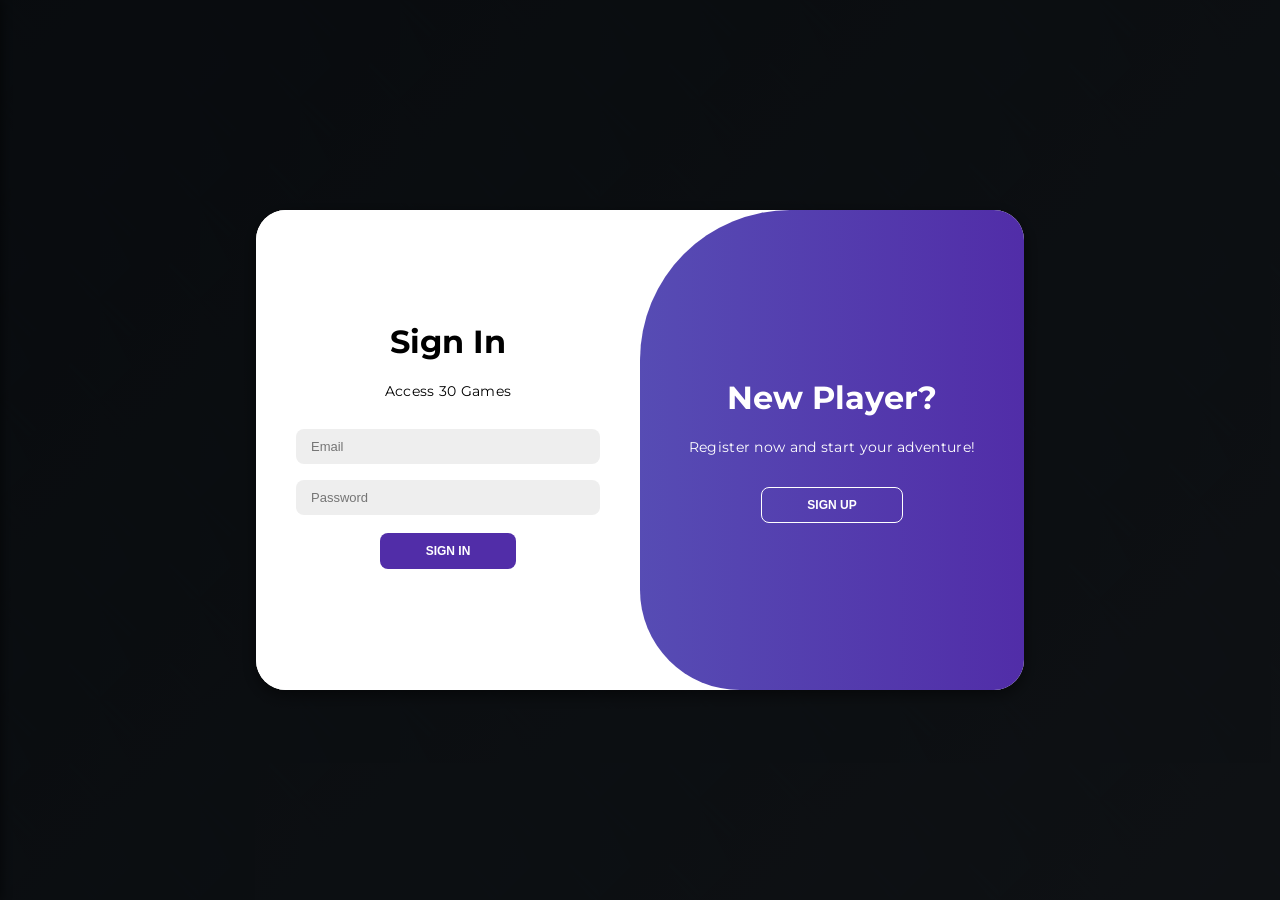
<file: game/index.html>
<!DOCTYPE html>
<html lang="en">
<head>
    <meta charset="UTF-8">
    <meta name="viewport" content="width=device-width, initial-scale=1.0">
    <title>Arcade Supreme | Dynamic Gaming Platform</title>
    <link rel="stylesheet" href="https://cdnjs.cloudflare.com/ajax/libs/font-awesome/6.4.2/css/all.min.css" 
            integrity="sha512-z3gLpd7yknf1YoNbCzqRKc4qyor8gaKU1qmn+CShxbuBusANI9QpRohGBreCFkKx3K9R/TjWfX2tW3bK7+Y+tA==" 
            crossorigin="anonymous" referrerpolicy="no-referrer" />
    
    <style>
        /* Import Google Font */
        @import url('https://fonts.googleapis.com/css2?family=Montserrat:wght@300;400;500;600;700;800&display=swap');

        /* --- DYNAMIC LIGHTING / GLOW EFFECT --- */
        @keyframes pulse-glow {
            0% { box-shadow: 0 0 5px var(--glow-color), 0 0 0 rgba(255, 255, 255, 0); }
            50% { box-shadow: 0 0 10px var(--glow-color), 0 0 15px rgba(255, 255, 255, 0.4); }
            100% { box-shadow: 0 0 5px var(--glow-color), 0 0 0 rgba(255, 255, 255, 0); }
        }

        /* --- CSS VARIABLES FOR THEME --- */
        :root {
            /* Light Theme Defaults (Gaming Aesthetic) */
            --body-background-image: url('data:image/svg+xml;utf8,<svg xmlns="http://www.w3.org/2000/svg" width="100" height="100" viewBox="0 0 100 100"><path fill="%238892B0" fill-opacity="0.1" d="M100 97.2L68.7 65.9c.7-.9 1.4-1.8 2.1-2.8l27.1 27.1L100 97.2zM0 2.8L31.3 34.1c-.7.9-1.4 1.8-2.1 2.8L1.7 9.8 0 2.8zM2.8 0L34.1 31.3c.9-.7 1.8-1.4 2.8-2.1L9.8 1.7 2.8 0zM97.2 100L65.9 68.7c.9.7 1.8 1.4 2.8 2.1L90.2 98.3 97.2 100zM0 97.2L31.3 65.9c-.7-.9-1.4-1.8-2.1-2.8L1.7 9.8 0 2.8z" /></svg>'); 
            --background-overlay: linear-gradient(135deg, rgba(30, 40, 50, 0.9) 0%, rgba(50, 60, 70, 0.9) 100%);
            --header-text-color: white;
            --card-background: rgba(255, 255, 255, 0.95);
            --card-text-color: #333;
            --card-desc-color: #666;
            --search-background: rgba(255, 255, 255, 0.9);
            --search-shadow: rgba(0,0,0,0.3);
            --filter-bg: rgba(255, 255, 255, 0.2);
            --filter-border: rgba(255, 255, 255, 0.4);
            --filter-hover-bg: rgba(255, 255, 255, 0.9);
            --filter-hover-color: #764ba2;
            --transition-speed: 0.3s;
            --play-button-bg: linear-gradient(135deg, #667eea 0%, #764ba2 100%);
            --sidebar-background: #fff;
            --sidebar-text: #333;
            --sidebar-border: #eee;
            --glow-color: #667eea; /* Light blue glow */
            --profile-bg: #8c9eff;
        }

        .dark-mode {
            /* Dark Theme Overrides */
            --body-background-image: url('data:image/svg+xml;utf8,<svg xmlns="http://www.w3.org/2000/svg" width="100" height="100" viewBox="0 0 100 100"><path fill="%234A5568" fill-opacity="0.15" d="M100 97.2L68.7 65.9c.7-.9 1.4-1.8 2.1-2.8l27.1 27.1L100 97.2zM0 2.8L31.3 34.1c-.7.9-1.4 1.8-2.1 2.8L1.7 9.8 0 2.8zM2.8 0L34.1 31.3c.9-.7 1.8-1.4 2.8-2.1L9.8 1.7 2.8 0zM97.2 100L65.9 68.7c.9.7 1.8 1.4 2.8 2.1L90.2 98.3 97.2 100zM0 97.2L31.3 65.9c-.7-.9-1.4-1.8-2.1-2.8L1.7 9.8 0 2.8z" /></svg>');
            --background-overlay: linear-gradient(135deg, rgba(15, 20, 25, 0.95) 0%, rgba(25, 30, 35, 0.95) 100%);
            --header-text-color: #e0e0e0;
            --card-background: #2c3648;
            --card-text-color: #e0e0e0;
            --card-desc-color: #a0a8b4;
            --search-background: #1f2838;
            --search-shadow: rgba(0,0,0,0.6);
            --filter-bg: rgba(44, 54, 72, 0.5);
            --filter-border: rgba(68, 80, 100, 0.5);
            --filter-hover-bg: #404c5e;
            --filter-hover-color: white;
            --play-button-bg: linear-gradient(135deg, #3a475a 0%, #525f7a 100%);
            --sidebar-background: #1f2838;
            --sidebar-text: #e0e0e0;
            --sidebar-border: #444;
            --glow-color: #a0f0ff; /* Cyan glow in dark mode */
            --profile-bg: #3a475a;
        }

        /* Global Reset */
        * { 
            margin: 0; 
            padding: 0; 
            box-sizing: border-box; 
        }

        /* Body and Main App Container */
        body { 
            font-family: 'Montserrat', sans-serif; 
            background-color: #1a202c; 
            background-image: var(--body-background-image), var(--background-overlay);
            background-size: 100px 100px, cover; 
            background-blend-mode: overlay, normal; 
            background-attachment: fixed; 
            min-height: 100vh; 
            padding: 20px; 
            transition: background var(--transition-speed);
            scroll-behavior: smooth;
        }
        #app { 
            max-width: 1400px; 
            margin: 0 auto; 
        }

        /* --- SIDEBAR & PROFILE STYLES --- */
        .sidebar-overlay {
            position: fixed;
            top: 0;
            left: 0;
            right: 0;
            bottom: 0;
            background: rgba(0, 0, 0, 0.5);
            z-index: 10;
            opacity: 0;
            visibility: hidden;
            transition: opacity 0.3s;
        }
        .sidebar-overlay.open {
            opacity: 1;
            visibility: visible;
        }

        #sideMenu {
            height: 100%;
            width: 300px;
            position: fixed;
            z-index: 20;
            top: 0;
            left: -300px; 
            background-color: var(--sidebar-background);
            overflow-x: hidden;
            transition: left var(--transition-speed);
            padding: 20px;
            box-shadow: 2px 0 10px rgba(0, 0, 0, 0.5);
            color: var(--sidebar-text);
        }

        #sideMenu.open {
            left: 0;
        }

        #sideMenu .close-btn {
            position: absolute;
            top: 10px;
            right: 20px;
            font-size: 30px;
            color: var(--sidebar-text);
            cursor: pointer;
            text-decoration: none;
            transition: color 0.2s;
        }
        #sideMenu .close-btn:hover {
            color: #c93434;
        }

        .sidebar-user-info {
            border-bottom: 1px solid var(--sidebar-border);
            padding-bottom: 15px;
            margin-bottom: 20px;
            text-align: center;
        }
        /* --- NEW PROFILE PHOTO STYLE --- */
        .profile-photo {
            width: 80px;
            height: 80px;
            border-radius: 50%;
            background: var(--profile-bg);
            color: white;
            font-size: 2rem;
            font-weight: 700;
            line-height: 80px;
            margin: 0 auto 10px;
            border: 3px solid var(--sidebar-text);
            box-shadow: 0 0 10px rgba(0,0,0,0.5);
            animation: pulse-glow 3s infinite alternate; /* Apply glow here */
        }
        .sidebar-user-info h2 {
            font-size: 1.5rem;
            margin-top: 5px;
        }
        .sidebar-user-info p {
            font-size: 0.9rem;
            opacity: 0.8;
        }

        .sidebar-menu-item {
            display: block;
            padding: 10px 15px;
            margin-bottom: 10px;
            background-color: var(--filter-bg);
            color: var(--sidebar-text);
            text-decoration: none;
            border-radius: 5px;
            transition: background-color 0.2s;
            cursor: pointer;
            border: none;
            width: 100%;
            text-align: left;
        }
        .sidebar-menu-item:hover {
            background-color: var(--filter-hover-bg);
            color: var(--filter-hover-color);
        }
        .sidebar-menu-item i {
            margin-right: 10px;
        }

        /* Profile/Leaderboard Content Area */
        #profileContent h2 {
            font-size: 1.8rem;
            margin-bottom: 20px;
            color: var(--header-text-color);
        }
        .profile-stats-grid {
            display: grid;
            grid-template-columns: repeat(auto-fit, minmax(200px, 1fr));
            gap: 15px;
            margin-bottom: 20px;
        }
        .profile-stat {
            background: var(--card-background);
            color: var(--card-text-color);
            padding: 15px;
            border-radius: 10px;
            box-shadow: 0 5px 10px var(--search-shadow);
        }
        .profile-stat strong {
            display: block;
            font-size: 1.5rem;
            color: #764ba2;
        }
        .profile-stat span {
            font-size: 0.9rem;
            color: var(--card-desc-color);
        }
        
        .profile-favorites-list, .leaderboard-list {
            list-style: none;
            padding: 0;
            margin-top: 10px;
            text-align: left;
        }
        .profile-favorites-list li, .leaderboard-list li {
            padding: 8px 0;
            border-bottom: 1px solid var(--sidebar-border);
            color: var(--card-text-color);
            font-size: 0.95rem;
        }
        .leaderboard-list li span {
            float: right;
            font-weight: 700;
            color: #ffc107;
        }

        /* --- CAROUSEL STYLES --- */
        .welcome-carousel {
            background: rgba(0, 0, 0, 0.3);
            border-radius: 10px;
            padding: 10px 20px;
            margin-bottom: 20px;
            min-height: 40px;
            display: flex;
            align-items: center;
            justify-content: center;
            font-size: 1.1rem;
            font-weight: 500;
            color: #a0f0ff;
            text-shadow: 1px 1px 2px #000;
            overflow: hidden;
            opacity: 1;
            transition: opacity 0.5s;
        }
        #carouselMessage {
            opacity: 0;
            transition: opacity 0.5s;
        }

        /* Header and Search */
        header { 
            text-align: center; 
            color: var(--header-text-color); 
            margin-bottom: 40px; 
            padding: 20px; 
            position: relative; 
            transition: color var(--transition-speed);
        }
        header h1 { 
            font-size: 3rem; 
            margin-bottom: 10px; 
            text-shadow: 2px 2px 4px rgba(0,0,0,0.3); 
            cursor: pointer; 
        }
        header p { 
            font-size: 1.2rem; 
            opacity: 0.9; 
            margin-bottom: 20px; 
        }
        .search-box { 
            max-width: 500px; 
            margin: 0 auto; 
        }
        .search-box input { 
            width: 100%; 
            padding: 15px 20px; 
            border: none; 
            border-radius: 50px; 
            font-size: 16px; 
            outline: none; 
            transition: transform var(--transition-speed), background var(--transition-speed); 
            background: var(--search-background);
            box-shadow: 0 5px 15px var(--search-shadow); 
            color: var(--card-text-color);
        }
        .search-box input::placeholder {
            color: var(--card-desc-color);
        }
        .search-box input:focus { 
            transform: scale(1.05); 
        }
        
        /* --- HEADER CONTROLS --- */
        .header-controls {
            position: absolute;
            top: 30px;
            right: 30px;
            display: flex;
            gap: 15px;
            align-items: center;
        }
        .profile-icon-btn {
            background: var(--profile-bg); /* Use profile color */
            color: white;
            padding: 10px 12px;
            border-radius: 50%;
            font-size: 1.2rem;
            cursor: pointer;
            border: 1px solid var(--filter-border);
            transition: background-color 0.2s, color 0.2s;
            animation: pulse-glow 3s infinite alternate; /* Apply glow here */
        }
        .profile-icon-btn:hover {
            opacity: 0.8;
        }
        
        /* Coin Balance Display */
        #coinBalance {
            color: #ffc107; 
            font-size: 1.2rem;
            font-weight: 700;
            white-space: nowrap; 
            animation: pulse-glow 2.5s infinite alternate; /* Apply glow here */
            --glow-color: #ffc107; /* Gold glow for coins */
            padding: 5px 10px;
            border-radius: 5px;
            background: rgba(0, 0, 0, 0.1);
        }

        /* Filter Controls, Games Grid, etc. (Retained styles) */
        .filter-controls { 
            text-align: center; 
            margin-top: 30px; 
            margin-bottom: 40px;
            display: flex;
            flex-wrap: wrap;
            justify-content: center;
        }
        .filter-controls button {
            background-color: var(--filter-bg);
            color: var(--header-text-color);
            border: 1px solid var(--filter-border);
            padding: 8px 15px;
            border-radius: 20px;
            cursor: pointer;
            font-weight: 600;
            margin: 5px;
            transition: background-color var(--transition-speed), transform 0.1s, color var(--transition-speed);
        }
        .filter-controls button:hover, .filter-controls button.active {
            background-color: var(--filter-hover-bg);
            color: var(--filter-hover-color);
            transform: scale(1.05);
            box-shadow: 0 0 10px rgba(255, 255, 255, 0.5);
        }
        .games-grid { 
            display: grid; 
            grid-template-columns: repeat(auto-fill, minmax(250px, 1fr)); 
            gap: 30px; 
            margin-bottom: 50px; 
        }
        .game-card { 
            background: var(--card-background); 
            border-radius: 15px; 
            padding: 30px; 
            text-align: center; 
            box-shadow: 0 10px 25px var(--search-shadow); 
            transition: transform var(--transition-speed), box-shadow var(--transition-speed), background var(--transition-speed); 
            cursor: pointer; 
            position: relative; 
        }
        .game-card:hover { 
            transform: translateY(-10px); 
            box-shadow: 0 15px 35px var(--search-shadow); 
        }
        .trending-indicator {
            position: absolute;
            top: 0;
            left: 0;
            background: #e91e63;
            color: white;
            font-size: 0.75rem;
            font-weight: 800;
            padding: 5px 10px;
            border-radius: 15px 0 15px 0;
            box-shadow: 0 2px 5px rgba(0,0,0,0.3);
        }
        .game-icon { font-size: 4rem; margin-bottom: 15px; }
        .game-card h3 { font-size: 1.4rem; color: var(--card-text-color); margin-bottom: 10px; transition: color var(--transition-speed); }
        .game-card p { color: var(--card-desc-color); margin-bottom: 10px; font-size: 0.95rem; transition: color var(--transition-speed); }
        .game-cost { font-size: 1.1rem; font-weight: 600; color: #FFC107; margin-bottom: 10px; }
        .game-cost i { margin-right: 5px; }
        .play-btn { display: inline-block; padding: 12px 30px; background: var(--play-button-bg); color: white; text-decoration: none; border: none; border-radius: 50px; font-weight: 600; transition: transform 0.2s, box-shadow 0.2s, background var(--transition-speed); margin-top: 10px; cursor: pointer; }
        .play-btn:hover { transform: scale(1.05); box-shadow: 0 5px 15px rgba(102, 126, 234, 0.4); }
        .game-rating { color: #FFC107; font-size: 1.2rem; margin-bottom: 5px; }
        .favorite-btn { position: absolute; top: 15px; right: 15px; font-size: 1.5rem; color: var(--card-desc-color); background: none; border: none; cursor: pointer; padding: 0; line-height: 1; transition: color 0.2s, transform 0.2s; z-index: 10; }
        .favorite-btn.favorited { color: #e91e63; transform: scale(1.1); }
        .favorite-btn:hover { transform: scale(1.2); color: #e91e63; }
        footer { 
            text-align: center; color: var(--header-text-color); padding: 20px; font-size: 1.1rem; transition: color var(--transition-speed); 
        }
        @media (max-width: 768px) { 
            header h1 { font-size: 2rem; } 
            .games-grid { grid-template-columns: repeat(auto-fill, minmax(150px, 1fr)); gap: 20px; } 
            .game-card { padding: 20px; } 
            .game-icon { font-size: 3rem; } 
            .header-controls { position: static; justify-content: center; margin-top: 15px; flex-wrap: wrap; gap: 10px; }
            #coinBalance { margin-bottom: 5px; }
            .profile-stats-grid { grid-template-columns: 1fr; }
        }
        /* AUTHENTICATION STYLES (Unchanged) */
        .auth-overlay { position: fixed; top: 0; left: 0; right: 0; bottom: 0; background-color: rgba(0, 0, 0, 0.7); display: flex; align-items: center; justify-content: center; z-index: 9999; }
        .container { background-color: #fff; border-radius: 30px; box-shadow: 0 5px 15px rgba(0, 0, 0, 0.5); position: relative; overflow: hidden; width: 768px; max-width: 90%; min-height: 480px; }
        .container p { font-size: 14px; line-height: 20px; letter-spacing: 0.3px; margin: 20px 0; }
        .container span { font-size: 12px; }
        .container button { background-color: #512da8; color: #fff; font-size: 12px; padding: 10px 45px; border: 1px solid transparent; border-radius: 8px; font-weight: 600; text-transform: uppercase; margin-top: 10px; cursor: pointer; }
        .container button.hidden { background-color: transparent; border-color: #fff; }
        .container form { background-color: #fff; display: flex; align-items: center; justify-content: center; flex-direction: column; padding: 0 40px; height: 100%; }
        .container input { background-color: #eee; border: none; margin: 8px 0; padding: 10px 15px; font-size: 13px; border-radius: 8px; width: 100%; outline: none; }
        .form-container { position: absolute; top: 0; height: 100%; transition: all 0.6s ease-in-out; }
        .sign-in { left: 0; width: 50%; z-index: 2; }
        .container.active .sign-in { transform: translateX(100%); }
        .sign-up { left: 0; width: 50%; opacity: 0; z-index: 1; }
        .container.active .sign-up { transform: translateX(100%); opacity: 1; z-index: 5; }
        .toggle-container { position: absolute; top: 0; left: 50%; width: 50%; height: 100%; overflow: hidden; transition: all 0.6s ease-in-out; border-radius: 150px 0 0 100px; z-index: 1000; }
        .container.active .toggle-container { transform: translateX(-100%); border-radius: 0 150px 100px 0; }
        .toggle { background: linear-gradient(to right, #5c6bc0, #512da8); color: #fff; position: relative; left: -100%; height: 100%; width: 200%; transform: translateX(0); transition: all 0.6s ease-in-out; }
        .container.active .toggle { transform: translateX(50%); }
        .toggle-panel { position: absolute; width: 50%; height: 100%; display: flex; align-items: center; justify-content: center; flex-direction: column; padding: 0 30px; text-align: center; top: 0; transition: all 0.6s ease-in-out; }
        .toggle-left { transform: translateX(-200%); }
        .container.active .toggle-left { transform: translateX(0); }
        .toggle-right { right: 0; transform: translateX(0); }
        .container.active .toggle-right { transform: translateX(200%); }
        /* --- TOAST NOTIFICATION STYLES --- */
        #toastContainer {
            position: fixed;
            bottom: 20px;
            right: 20px;
            z-index: 10000;
            display: flex;
            flex-direction: column;
            gap: 10px;
        }

        .toast {
            min-width: 250px;
            padding: 15px;
            background-color: var(--card-background);
            color: var(--card-text-color);
            border-radius: 8px;
            box-shadow: 0 4px 12px rgba(0, 0, 0, 0.4);
            opacity: 0;
            transition: opacity 0.5s, transform 0.5s;
            transform: translateX(100%);
            display: flex;
            align-items: center;
            font-weight: 500;
        }

        .toast.show {
            opacity: 1;
            transform: translateX(0);
        }

        .toast i {
            margin-right: 10px;
            font-size: 1.2rem;
        }

        .toast.success { border-left: 5px solid #4CAF50; }
        .toast.success i { color: #4CAF50; }
        .toast.error { border-left: 5px solid #f44336; }
        .toast.error i { color: #f44336; }
        .toast.info { border-left: 5px solid #2196F3; }
        .toast.info i { color: #2196F3; }

    </style>
</head>
<body>

    <div class="auth-overlay" id="authOverlay">
        <div class="container" id="authContainer">
            
            <div class="form-container sign-up">
                <form id="registerForm">
                    <h1>Create Account</h1>
                    <p>Join the Arcade! Get 100 starting coins 💰</p>
                    <input type="text" id="regName" placeholder="Name" required>
                    <input type="email" id="regEmail" placeholder="Email" required>
                    <input type="password" id="regPass" placeholder="Password" required>
                    <button type="submit">Sign Up</button>
                    <div id="regMessage" style="color:red; margin-top: 10px;"></div>
                </form>
            </div>

            <div class="form-container sign-in">
                <form id="loginForm">
                    <h1>Sign In</h1>
                    <p>Access 30 Games</p>
                    <input type="email" id="loginEmail" placeholder="Email" required>
                    <input type="password" id="loginPass" placeholder="Password" required>
                    <button type="submit">Sign In</button>
                    <div id="loginMessage" style="color:red; margin-top: 10px;"></div>
                </form>
            </div>

            <div class="toggle-container">
                <div class="toggle">
                    <div class="toggle-panel toggle-left">
                        <h1>Welcome Back!</h1>
                        <p>Sign in to play your favorite games.</p>
                        <button class="hidden" id="loginToggle">Sign In</button>
                    </div>
                    <div class="toggle-panel toggle-right">
                        <h1>New Player?</h1>
                        <p>Register now and start your adventure!</p>
                        <button class="hidden" id="registerToggle">Sign Up</button>
                    </div>
                </div>
            </div>
        </div>
    </div>

    <div id="sideMenu" class="">
        <a href="javascript:void(0)" class="close-btn" onclick="closeSidebar()">&times;</a>
        
        <div class="sidebar-user-info">
            <div class="profile-photo" id="sidebarProfilePhoto">NN</div>
            
            <h2 id="sidebarUsername">User Name</h2>
            <p id="sidebarUserEmail">user@example.com</p>
            <p><span id="sidebarCoinBalance" style="color: #ffc107; font-weight: 700;"></span></p>
        </div>

        <button class="sidebar-menu-item" onclick="viewProfile()">
            <i class="fas fa-id-card"></i> My Profile
        </button>
        <button class="sidebar-menu-item" onclick="showLeaderboard()">
            <i class="fas fa-trophy"></i> Coin Leaderboard
        </button>
        
        <a href="coins.html" class="sidebar-menu-item">
            <i class="fas fa-sack-dollar"></i> Coin Vault / Shop
        </a>

        <button class="sidebar-menu-item" onclick="toggleDarkMode()" id="sidebarDarkModeToggle">
            <i class="fas fa-moon"></i> Dark Mode
        </button>
        <button class="sidebar-menu-item" onclick="logout()" style="background-color: #c93434; color: white;">
            <i class="fas fa-sign-out-alt"></i> Logout
        </button>
    </div>

    <div class="sidebar-overlay" onclick="closeSidebar()"></div>
    
    <div id="app" style="display: none;">
        <header>
            
            <div class="header-controls">
                <span id="coinBalance"><i class="fas fa-coins"></i> 0</span>
                <button class="profile-icon-btn" onclick="openSidebar()">
                    <i class="fas fa-bars"></i>
                </button>
            </div>
            
            <h1 onclick="loadGames('All')">🎮 Game Arcade</h1>
            
            <div class="welcome-carousel">
                <p id="carouselMessage">Loading awesome messages...</p>
            </div>
            
            <p id="welcomeUser" style="display: none;">Welcome, Guest! Choose from 30 awesome games to play!</p>
            
            <div id="profileContent" style="display: none; padding-top: 20px;">
                </div>

            <div class="search-box">
                <input type="text" id="searchInput" placeholder="Search games...">
            </div>
            
            <div class="filter-controls" id="filterButtons">
                </div>
        </header>

        <main class="games-grid" id="gamesGrid">
            </main>

        <footer>
            <p>🎮 30 Games Collection | Made by Divyesh</p>
        </footer>
    </div>
    
    <div id="toastContainer"></div>

    <script>
        // --- CONSTANTS AND MOCK DATABASE KEYS ---
        const USER_KEY = 'arcade_users';
        const STATE_KEY = 'arcade_logged_in';
        const EMAIL_KEY = 'arcade_current_email';
        const DARK_MODE_KEY = 'arcade_dark_mode';

        // --- GLOBAL STATE ---
        let currentUserEmail = ''; 
        let carouselInterval;

        // --- DOM ELEMENTS ---
        const authContainer = document.getElementById('authContainer');
        const authOverlay = document.getElementById('authOverlay');
        const appContent = document.getElementById('app');
        const gamesGrid = document.getElementById('gamesGrid');
        const coinBalanceDisplay = document.getElementById('coinBalance');
        
        // Sidebar/Profile Elements
        const sideMenu = document.getElementById('sideMenu');
        const sidebarOverlay = document.querySelector('.sidebar-overlay');
        const profileContent = document.getElementById('profileContent');
        const sidebarUsername = document.getElementById('sidebarUsername');
        const sidebarUserEmail = document.getElementById('sidebarUserEmail');
        const sidebarCoinBalance = document.getElementById('sidebarCoinBalance');
        const sidebarDarkModeToggle = document.getElementById('sidebarDarkModeToggle');
        const sidebarProfilePhoto = document.getElementById('sidebarProfilePhoto');
        const carouselMessage = document.getElementById('carouselMessage');
        const toastContainer = document.getElementById('toastContainer'); // NEW

        // --- UTILITY FUNCTIONS ---
        const getStoredUsers = () => JSON.parse(localStorage.getItem(USER_KEY)) || [];
        const setStoredUsers = (users) => localStorage.setItem(USER_KEY, JSON.stringify(users));
        
        // Helper function for profile photo initials
        function getUserInitials(name) {
            if (!name) return 'NN';
            const parts = name.split(' ');
            if (parts.length === 1) return parts[0].charAt(0).toUpperCase();
            return parts.map(n => n.charAt(0).toUpperCase()).join('').substring(0, 2);
        }

        // NEW: Toast Notification System
        function showToast(message, type = 'info', duration = 3000) {
            const toast = document.createElement('div');
            toast.className = `toast ${type}`;
            let icon = '';
            if (type === 'success') icon = '<i class="fas fa-check-circle"></i>';
            else if (type === 'error') icon = '<i class="fas fa-times-circle"></i>';
            else icon = '<i class="fas fa-info-circle"></i>';

            toast.innerHTML = `${icon} ${message}`;
            toastContainer.appendChild(toast);

            // Show the toast
            setTimeout(() => {
                toast.classList.add('show');
            }, 10); 

            // Hide and remove the toast
            setTimeout(() => {
                toast.classList.remove('show');
                setTimeout(() => {
                    toast.remove();
                }, 500); // Wait for transition to finish
            }, duration);
        }

        // --- MOCK LEADERBOARD DATA (Retained) ---
        const mockLeaderboard = [
            { name: "Divyesh", coins: 5000 },
            { name: "ArcadeKing", coins: 3500 },
            { name: "PlayerOne", coins: 2100 },
            { name: "Speedster", coins: 1500 },
            { name: "CoinMaster", coins: 1000 },
        ];
        
        // --- CAROUSEL MESSAGES (Retained) ---
        const carouselMessages = [
            "✨ Trending: Play the Breakout game for a chance at bonus coins!",
            "💰 Don't forget to check the Leaderboard and top up your coins!",
            "⭐ Rate your favorite games to help others discover new hits!",
            "💡 Tip: Use the search bar to instantly find any of the 30 games!",
        ];

        function startCarousel() {
            let index = 0;
            const updateMessage = () => {
                carouselMessage.style.opacity = 0;
                setTimeout(() => {
                    carouselMessage.textContent = carouselMessages[index];
                    carouselMessage.style.opacity = 1;
                    index = (index + 1) % carouselMessages.length;
                }, 500); // Wait for fade out
            };

            if (carouselInterval) clearInterval(carouselInterval);
            
            updateMessage();
            carouselInterval = setInterval(updateMessage, 5000); 
        }

        // --- GAME LIST (Retained) ---
        const gameList = [
            { id: 1, name: "Candy Crush", icon: "🍬", description: "Match colorful candies!", path: "01-Candy-Crush-Game/index.html", category: "Puzzle", rating: 4.5, cost: 5, trending: true },
            { id: 2, name: "Archery Game", icon: "🏹", description: "Hit the target!", path: "02-Archery-Game/index.html", category: "Action", rating: 4.1, cost: 10 },
            { id: 3, name: "Speed Typing", icon: "⌨️", description: "Test your typing speed", path: "03-Speed-Typing-Game/index.html", category: "Typing", rating: 4.8, cost: 5 },
            { id: 4, name: "Breakout", icon: "🧱", description: "Break all the bricks", path: "04-Breakout-Game/index.html", category: "Arcade", rating: 3.9, cost: 15, trending: true },
            { id: 5, name: "Minesweeper", icon: "💣", description: "Find all the mines", path: "05-Minesweeper-Game/index.html", category: "Puzzle", rating: 4.3, cost: 5 },
            { id: 6, name: "Tower Blocks", icon: "🏗️", description: "Stack blocks high!", path: "06-Tower-Blocks/index.html", category: "Puzzle", rating: 3.5, cost: 8 },
            { id: 7, name: "Ping Pong", icon: "🏓", description: "Classic paddle game", path: "07-Ping-Pong-Game/index.html", category: "Arcade", rating: 4.0, cost: 10 },
            { id: 8, name: "Tetris", icon: "🎮", description: "Stack the blocks", path: "08-Tetris-Game/index.html", category: "Puzzle", rating: 4.7, cost: 5 },
            { id: 9, name: "Tilting Maze", icon: "🌀", description: "Navigate the maze", path: "09-Tilting-Maze-Game/index.html", category: "Logic", rating: 3.2, cost: 12 },
            { id: 10, name: "Memory Card", icon: "🎴", description: "Match the pairs", path: "10-Memory-Card-Game/index.html", category: "Puzzle", rating: 4.4, cost: 5 },
            { id: 11, name: "Rock Paper Scissors", icon: "✊", description: "Challenge the computer", path: "11-Rock-Paper-Scissors/index.html", category: "Logic", rating: 3.8, cost: 2 },
            { id: 12, name: "Number Guessing", icon: "🔢", description: "Guess the number", path: "12-Type-Number-Guessing-Game/index.html", category: "Logic", rating: 3.5, cost: 3 },
            { id: 13, name: "Tic Tac Toe", icon: "❌", description: "Beat your opponent", path: "13-Tic-Tac-Toe/index.html", category: "Logic", rating: 4.2, cost: 5 },
            { id: 14, name: "Snake Game", icon: "🐍", description: "Classic snake adventure", path: "14-Snake-Game/index.html", category: "Arcade", rating: 4.6, cost: 10, trending: true },
            { id: 15, name: "Connect Four", icon: "🔴", description: "Line up four pieces", path: "15-Connect-Four-Game/index.html", category: "Logic", rating: 3.7, cost: 7 },
            { id: 16, name: "Insect Catch", icon: "🦋", description: "Catch the insects!", path: "16-Insect-Catch-Game/index.html", category: "Action", rating: 4.0, cost: 15 },
            { id: 17, name: "Typing Game", icon: "⌨️", description: "Type fast and accurate", path: "17-Typing-Game/index.html", category: "Typing", rating: 4.1, cost: 5 },
            { id: 18, name: "Hangman", icon: "🔤", description: "Guess the word", path: "18-Hangman-Game/index.html", category: "Puzzle", rating: 3.9, cost: 8 },
            { id: 19, name: "Flappy Bird", icon: "🐦", description: "Tap to fly!", path: "19-Flappy-Bird-Game/index.html", category: "Arcade", rating: 4.5, cost: 12 },
            { id: 20, name: "Crossy Road", icon: "🐔", description: "Cross the road safely", path: "20-Crossy-Road-Game/index.html", category: "Arcade", rating: 4.4, cost: 10 },
            { id: 21, name: "2048 Game", icon: "🔢", description: "Merge to 2048!", path: "21-2048-Game/index.html", category: "Puzzle", rating: 4.8, cost: 5 },
            { id: 22, name: "Dice Roll Simulator", icon: "🎲", description: "Roll the dice", path: "22-Dice-Roll-Simulator/index.html", category: "Logic", rating: 3.0, cost: 1 },
            { id: 23, name: "Shape Clicker", icon: "🔷", description: "Click the shapes!", path: "23-Shape-Clicker-Game/index.html", category: "Action", rating: 3.6, cost: 8 },
            { id: 24, name: "Typing Game 2", icon: "⌨️", description: "Another typing challenge", path: "24-Typing-Game/index.html", category: "Typing", rating: 4.2, cost: 5 },
            { id: 25, name: "Speak Number Guessing", icon: "🎤", description: "Voice-based game", path: "25-Speak-Number-Guessing-Game/index.html", category: "Logic", rating: 3.5, cost: 3 },
            { id: 26, name: "Fruit Slicer", icon: "🍎", description: "Slice the fruits!", path: "26-Fruit-Slicer-Game/index.html", category: "Action", rating: 4.3, cost: 15, trending: true },
            { id: 27, name: "Quiz Game", icon: "❓", description: "Test your knowledge", path: "27-Quiz-Game/index.html", category: "Logic", rating: 4.0, cost: 5 },
            { id: 28, name: "Emoji Catcher", icon: "😊", description: "Catch the emojis!", path: "28-Emoji-Catcher-Game/index.html", category: "Action", rating: 3.7, cost: 10 },
            { id: 29, name: "Whack A Mole", icon: "🔨", description: "Hit the moles!", path: "29-Whack-A-Mole-Game/index.html", category: "Action", rating: 4.1, cost: 8 },
            { id: 30, name: "Simon Says", icon: "🎵", description: "Memory pattern game", path: "30-Simon-Says-Game/index.html", category: "Puzzle", rating: 4.4, cost: 5 },
        ];

        // Extract all unique categories
        const categories = [...new Set(gameList.map(game => game.category))];


        // --- SIDEBAR & PROFILE FUNCTIONS ---

        window.openSidebar = function() {
            sideMenu.classList.add('open');
            sidebarOverlay.classList.add('open');
            updateSidebarUserInfo();
        }

        window.closeSidebar = function() {
            sideMenu.classList.remove('open');
            sidebarOverlay.classList.remove('open');
        }
        
        function updateSidebarUserInfo() {
            if (!currentUserEmail) return;

            const users = getStoredUsers();
            const user = users.find(u => u.email === currentUserEmail);
            
            if (user) {
                sidebarUsername.textContent = user.name;
                sidebarUserEmail.textContent = user.email;
                sidebarCoinBalance.innerHTML = `<i class="fas fa-coins"></i> ${user.coins || 0} Coins`;
                sidebarProfilePhoto.textContent = getUserInitials(user.name);
            }

            const isDark = document.body.classList.contains('dark-mode');
            if (isDark) {
                sidebarDarkModeToggle.innerHTML = '<i class="fas fa-sun"></i> Light Mode';
            } else {
                sidebarDarkModeToggle.innerHTML = '<i class="fas fa-moon"></i> Dark Mode';
            }
        }
        
        function hideMainView() {
            closeSidebar();
            gamesGrid.style.display = 'none';
            document.getElementById('searchInput').style.display = 'none';
            document.getElementById('filterButtons').style.display = 'none';
            profileContent.style.display = 'block';
        }

        window.viewProfile = function() {
            if (!currentUserEmail) return;
            
            hideMainView();

            const users = getStoredUsers();
            const user = users.find(u => u.email === currentUserEmail);
            if (!user) return;

            const totalPlayed = user.gamesPlayed || 0; // NEW Stat
            const totalSpent = user.coinsSpent || 0; // NEW Stat

            const favoriteGames = user.favorites ? gameList.filter(g => user.favorites.includes(g.id)) : [];
            let favoritesHtml = '';

            if (favoriteGames.length > 0) {
                const listItems = favoriteGames.map(g => `<li>${g.icon} ${g.name} (${g.category})</li>`).join('');
                favoritesHtml = `
                    <div class="profile-stat" style="grid-column: 1 / -1;">
                        <strong>${favoriteGames.length}</strong>
                        <span>Favorite Games</span>
                        <ul class="profile-favorites-list">${listItems}</ul>
                    </div>
                `;
            } else {
                favoritesHtml = `
                    <div class="profile-stat" style="grid-column: 1 / -1;">
                        <strong>0</strong>
                        <span>Favorite Games</span>
                        <p style="margin-top: 10px; color: var(--card-desc-color);">Go bookmark some games!</p>
                    </div>
                `;
            }

            profileContent.innerHTML = `
                <h2><i class="fas fa-id-card"></i> ${user.name}'s Profile</h2>
                
                <div class="profile-stats-grid">
                    <div class="profile-stat">
                        <strong><i class="fas fa-coins"></i> ${user.coins || 0}</strong>
                        <span>Current Coin Balance</span>
                        <a href="coins.html" style="margin-top: 10px;" class="play-btn">Go to Coin Vault</a>
                    </div>
                    <div class="profile-stat">
                        <strong><i class="fas fa gamepad"></i> ${totalPlayed}</strong>
                        <span>Total Games Played</span>
                    </div>
                    <div class="profile-stat">
                        <strong><i class="fas fa-money-bill-wave"></i> ${totalSpent}</strong>
                        <span>Total Coins Spent</span>
                    </div>
                    ${favoritesHtml}
                </div>
            `;
        }
        
        window.showLeaderboard = function() {
            hideMainView();

            const users = getStoredUsers();
            
            const realUsers = users.map(u => ({ name: u.name, coins: u.coins || 0 }));
            
            const uniqueRealUsers = realUsers.filter(r => !mockLeaderboard.some(m => m.name === r.name));
            const combinedLeaderboard = [...mockLeaderboard, ...uniqueRealUsers]
                .sort((a, b) => b.coins - a.coins)
                .slice(0, 10);

            const leaderboardHtml = combinedLeaderboard.map((user, index) => {
                const rankIcon = index === 0 ? '🥇' : index === 1 ? '🥈' : index === 2 ? '🥉' : `${index + 1}.`;
                return `<li>${rankIcon} ${user.name} <span><i class="fas fa-coins"></i> ${user.coins}</span></li>`;
            }).join('');
            
            profileContent.innerHTML = `
                <h2><i class="fas fa-trophy"></i> Coin Leaderboard (Top 10)</h2>
                <div class="profile-stat">
                    <ul class="leaderboard-list">
                        ${leaderboardHtml}
                    </ul>
                </div>
            `;
        }


        // --- DARK MODE LOGIC (Retained) ---
        function applyDarkMode(isDark) {
            document.body.classList.toggle('dark-mode', isDark);
            updateSidebarUserInfo(); 
        }

        window.toggleDarkMode = function() {
            const isDark = document.body.classList.contains('dark-mode');
            localStorage.setItem(DARK_MODE_KEY, !isDark ? 'true' : 'false');
            applyDarkMode(!isDark);
            updateSidebarUserInfo();
            showToast(`Theme changed to ${!isDark ? 'Dark' : 'Light'} Mode.`, 'info');
        }

        function initializeDarkMode() {
            const storedPreference = localStorage.getItem(DARK_MODE_KEY);
            if (storedPreference === 'true') {
                applyDarkMode(true);
            }
        }

        // --- COIN & GAME LAUNCH LOGIC (Updated to remove buyCoins) ---

        function updateCoinDisplay(email) {
            const users = getStoredUsers();
            const user = users.find(u => u.email === email);
            const coins = (user && user.coins) || 0;
            coinBalanceDisplay.innerHTML = `<i class="fas fa-coins"></i> ${coins}`;
            updateSidebarUserInfo();
            return coins; 
        }
        
        window.launchGame = function(gameId) {
            if (!currentUserEmail) {
                showToast("Please log in to play games.", 'error');
                return;
            }

            const game = gameList.find(g => g.id === gameId);
            if (!game) return;

            const users = getStoredUsers();
            const userIndex = users.findIndex(u => u.email === currentUserEmail);

            if (userIndex !== -1) {
                let userCoins = users[userIndex].coins || 0;

                if (userCoins >= game.cost) {
                    // Update user stats
                    users[userIndex].coins = userCoins - game.cost;
                    users[userIndex].gamesPlayed = (users[userIndex].gamesPlayed || 0) + 1; // NEW Stat
                    users[userIndex].coinsSpent = (users[userIndex].coinsSpent || 0) + game.cost; // NEW Stat
                    
                    setStoredUsers(users);
                    
                    updateCoinDisplay(currentUserEmail);
                    showToast(`Launching ${game.name}! -${game.cost} Coins.`, 'info');
                    
                    // NOTE: This will only work correctly if the game path is valid relative to index.html
                    window.location.href = game.path; 

                } else {
                    showToast(`Not enough coins! You need ${game.cost} coins to play ${game.name}. Go to Coin Vault.`, 'error', 5000);
                }
            }
        }

        // --- FEATURE FUNCTIONS (Favorites & Ratings) ---

        /** Generates star HTML based on rating (e.g., 4.5 stars) */
        function generateStarRating(rating) {
            let stars = '';
            for (let i = 1; i <= 5; i++) {
                if (rating >= i) {
                    stars += '<i class="fas fa-star"></i>'; 
                } else if (rating > i - 1 && rating < i) {
                    stars += '<i class="fas fa-star-half-alt"></i>'; 
                } else {
                    stars += '<i class="far fa-star"></i>'; 
                }
            }
            return `<div class="game-rating">${stars} (${rating})</div>`;
        }

        /** Toggles favorite status and updates user profile */
        window.toggleFavorite = function(gameId) {
            if (!currentUserEmail) {
                showToast("Please log in to add favorites.", 'error');
                return;
            }

            const users = getStoredUsers();
            const userIndex = users.findIndex(u => u.email === currentUserEmail);
            
            if (userIndex !== -1) {
                if (!users[userIndex].favorites) {
                    users[userIndex].favorites = [];
                }

                const favs = users[userIndex].favorites;
                const index = favs.indexOf(gameId);
                let message = "";
                let type = "info";

                if (index > -1) {
                    favs.splice(index, 1); 
                    message = "Removed from Favorites.";
                    type = "info";
                } else {
                    favs.push(gameId); 
                    message = "Added to Favorites!";
                    type = "success";
                }
                
                setStoredUsers(users);
                showToast(message, type);

                const activeFilterButton = document.querySelector('.filter-controls button.active');
                if (activeFilterButton) {
                    loadGames(activeFilterButton.innerText.replace('<i class="fas fa-bookmark"></i>', '').replace(' Favorites', '').trim());
                } else {
                    loadGames('All');
                }
            }
        }

        // --- GAME ARCADE RENDERING FUNCTIONS (Retained) ---

        function createGameCardHTML(game, isFavorited) {
            const favoriteClass = isFavorited ? 'favorited' : '';
            const trendingTag = game.trending ? '<div class="trending-indicator"><i class="fas fa-fire"></i> TRENDING</div>' : '';
            
            return `
                <div class="game-card" data-id="${game.id}" data-name="${game.name}" data-category="${game.category}">
                    ${trendingTag}
                    <button class="favorite-btn ${favoriteClass}" onclick="event.stopPropagation(); toggleFavorite(${game.id});">
                        <i class="${isFavorited ? 'fas' : 'far'} fa-bookmark"></i>
                    </button>
                    <div class="game-icon">${game.icon}</div>
                    <h3>${game.name}</h3>
                    <p>${game.description}</p>
                    ${generateStarRating(game.rating)}
                    <div class="game-cost"><i class="fas fa-coins"></i> Cost: ${game.cost}</div>
                    <button class="play-btn" onclick="launchGame(${game.id})">Play Now</button>
                </div>
            `;
        }

        // Consolidated function for loading and filtering
        window.loadGames = function(filterCategory = 'All') { 
            // Reset to main view
            profileContent.style.display = 'none';
            gamesGrid.style.display = 'grid';
            document.getElementById('searchInput').style.display = 'block';
            document.getElementById('filterButtons').style.display = 'flex';
            
            gamesGrid.innerHTML = '';
            
            let filteredList = gameList;

            // 1. Apply Category Filter
            if (filterCategory !== 'All' && filterCategory !== 'Favorites') {
                filteredList = gameList.filter(game => game.category === filterCategory);
            }

            // 2. Apply Favorites Filter
            if (filterCategory === 'Favorites' && currentUserEmail) {
                const users = getStoredUsers();
                const user = users.find(u => u.email === currentUserEmail);
                const favoriteIds = (user && user.favorites) || [];
                
                filteredList = gameList.filter(game => favoriteIds.includes(game.id));
            }

            const users = getStoredUsers();
            const currentUser = users.find(u => u.email === currentUserEmail);
            const userFavorites = (currentUser && currentUser.favorites) || [];

            filteredList.forEach(game => { 
                const isFavorited = userFavorites.includes(game.id);
                gamesGrid.innerHTML += createGameCardHTML(game, isFavorited); 
            });
            
            document.querySelectorAll('.game-card').forEach(card => {
                card.addEventListener('click', function(e) {
                    const tagName = e.target.tagName.toLowerCase();
                    const isPlayBtn = e.target.classList.contains('play-btn');
                    const isFavBtn = e.target.closest('.favorite-btn');
                    
                    if (tagName !== 'a' && !isPlayBtn && !isFavBtn) {
                        launchGame(parseInt(this.getAttribute('data-id')));
                    }
                });
            });
            
            document.querySelectorAll('#filterButtons button').forEach(btn => {
                btn.classList.remove('active');
                const buttonText = btn.innerText.replace(/\s+/g, ' ').trim(); 
                const currentFilter = filterCategory === 'Favorites' ? 'Favorites' : filterCategory;
                
                if (buttonText === filterCategory || buttonText === currentFilter) {
                    btn.classList.add('active');
                }
            });
        }

        // Renders filter buttons
        function renderFilterButtons() {
            const container = document.getElementById('filterButtons');
            let html = `<button class="active" onclick="loadGames('All')">All</button>`;
            
            html += `<button onclick="loadGames('Favorites')"><i class="fas fa-bookmark"></i> Favorites</button>`;

            categories.forEach(category => {
                html += `<button onclick="loadGames('${category}')">${category}</button>`;
            });
            container.innerHTML = html;
        }

        // Search Function 
        function searchGames(searchTerm) {
            if (gamesGrid.style.display !== 'grid') return;

            const filter = searchTerm.toUpperCase();
            
            const filteredList = gameList.filter(game => 
                game.name.toUpperCase().includes(filter) || 
                game.description.toUpperCase().includes(filter)
            );

            const users = getStoredUsers();
            const currentUser = users.find(u => u.email === currentUserEmail);
            const userFavorites = (currentUser && currentUser.favorites) || [];

            gamesGrid.innerHTML = '';
            filteredList.forEach(game => { 
                const isFavorited = userFavorites.includes(game.id);
                gamesGrid.innerHTML += createGameCardHTML(game, isFavorited);
            });
            
            document.querySelectorAll('#filterButtons button').forEach(btn => btn.classList.remove('active'));
        }

        // --- AUTHENTICATION FUNCTIONS (Updated to initialize new stats) ---

        function checkLoginState() {
            const username = localStorage.getItem(STATE_KEY);
            currentUserEmail = localStorage.getItem(EMAIL_KEY) || '';

            if (username) {
                initializeDarkMode(); 
                renderFilterButtons(); 
                loadGames('All');
                updateCoinDisplay(currentUserEmail); 
                startCarousel();
                appContent.style.display = 'block';
                authOverlay.style.display = 'none';
                document.getElementById('welcomeUser').textContent = `Welcome, ${username}! Choose from 30 awesome games to play!`;
            } else {
                appContent.style.display = 'none';
                authOverlay.style.display = 'flex';
                currentUserEmail = '';
                localStorage.removeItem(EMAIL_KEY);
                applyDarkMode(false); 
                if (carouselInterval) clearInterval(carouselInterval);
                carouselMessage.textContent = 'Welcome to the Arcade! Please Sign In.';
            }
        }

        window.logout = function() { 
            localStorage.removeItem(STATE_KEY);
            localStorage.removeItem(EMAIL_KEY);
            showToast("You have been logged out.", 'info'); // Replaced alert
            closeSidebar();
            checkLoginState();
            return false;
        }

        // --- Event Listeners (Updated to use Toasts and initialize new stats) ---
        document.addEventListener('DOMContentLoaded', () => {
            
            checkLoginState();
            
            document.getElementById('registerToggle').addEventListener('click', () => { 
                authContainer.classList.add("active"); 
            });
            document.getElementById('loginToggle').addEventListener('click', () => { 
                authContainer.classList.remove("active"); 
            });
            
            document.getElementById('searchInput').addEventListener('keyup', (e) => {
                searchGames(e.target.value);
            });

            document.getElementById('registerForm').addEventListener('submit', (e) => {
                e.preventDefault();
                const name = document.getElementById('regName').value;
                const email = document.getElementById('regEmail').value;
                const password = document.getElementById('regPass').value;
                const messageDiv = document.getElementById('regMessage');

                let users = getStoredUsers();
                if (users.some(u => u.email === email)) {
                    messageDiv.innerText = 'Error: Account already exists.';
                    showToast("Account already exists.", 'error'); // NEW Toast
                    return;
                }

                // Initialize new stats for new users
                users.push({ 
                    name, 
                    email, 
                    password, 
                    favorites: [], 
                    coins: 100,
                    gamesPlayed: 0, // NEW Stat
                    coinsSpent: 0   // NEW Stat
                });
                setStoredUsers(users);
                messageDiv.style.color = 'green';
                messageDiv.innerText = 'Registration successful! Please Sign In.';
                showToast("Registration successful! Please sign in.", 'success'); // NEW Toast
                authContainer.classList.remove("active"); 
                
                e.target.reset(); 
            });

            document.getElementById('loginForm').addEventListener('submit', (e) => {
                e.preventDefault();
                const email = document.getElementById('loginEmail').value;
                const password = document.getElementById('loginPass').value;
                const messageDiv = document.getElementById('loginMessage');
                
                const users = getStoredUsers();
                const user = users.find(u => u.email === email && u.password === password);

                if (user) {
                    // Backfill missing stats for old users
                    if (typeof user.coins === 'undefined') user.coins = 100;
                    if (typeof user.gamesPlayed === 'undefined') user.gamesPlayed = 0; // Backfill
                    if (typeof user.coinsSpent === 'undefined') user.coinsSpent = 0; // Backfill
                    setStoredUsers(users);

                    localStorage.setItem(STATE_KEY, user.name);
                    localStorage.setItem(EMAIL_KEY, user.email);
                    messageDiv.style.color = 'green';
                    messageDiv.innerText = 'Success! Loading arcade...';
                    showToast(`Welcome back, ${user.name}!`, 'success'); // NEW Toast
                    
                    setTimeout(() => { 
                        checkLoginState(); 
                    }, 500);

                } else {
                    messageDiv.style.color = 'red';
                    messageDiv.innerText = 'Invalid email or password.';
                    showToast("Invalid email or password.", 'error'); // NEW Toast
                }
            });
        });
    </script>
</body>
</html>
</file>
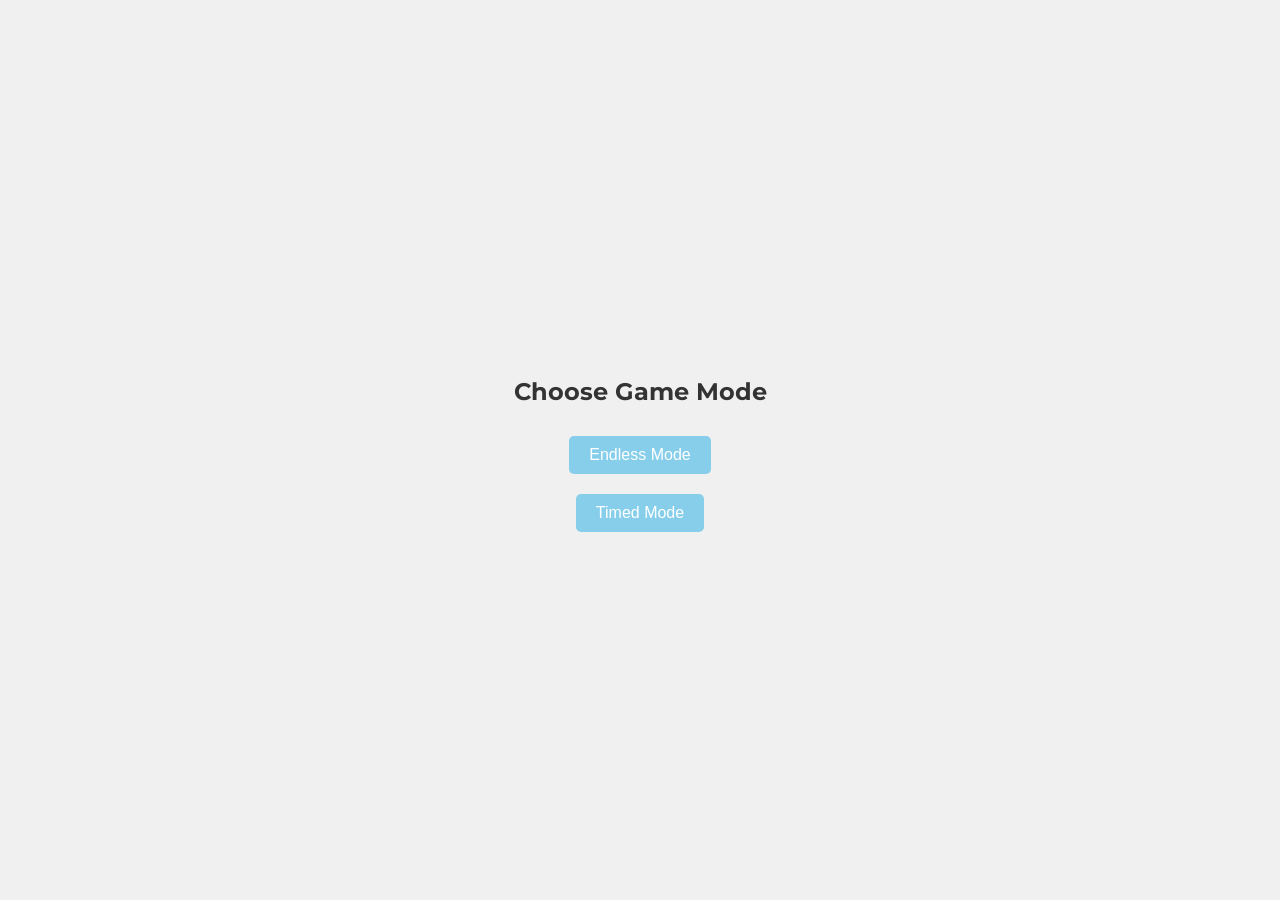
<file: game/01-Candy-Crush-Game/index.html>
<!DOCTYPE html>
<html lang="en" dir="ltr">
  <head>
    <meta charset="utf-8">
    <title>Talha - Candy Crush</title>

    <!-- 👇🏻👇🏻👇🏻👇🏻👇🏻👇🏻👇🏻👇🏻👇🏻👇🏻👇🏻👇🏻👇🏻👇🏻👇🏻👇🏻👇🏻👇🏻👇🏻👇🏻👇🏻👇🏻👇🏻👇🏻👇🏻👇🏻👇🏻👇🏻👇🏻👇🏻👇🏻👇🏻👇🏻👇🏻👇🏻👇🏻👇🏻👇🏻👇🏻👇🏻👇🏻👇🏻👇🏻-->
    <!-- Also uploaded the demo of this code in a gif : https://c.tenor.com/x8v1oNUOmg4AAAAd/tenor.gif-->
    <!-- 👆🏻👆🏻👆🏻👆🏻👆🏻👆🏻👆🏻👆🏻👆🏻👆🏻👆🏻👆🏻👆🏻👆🏻👆🏻👆🏻👆🏻👆🏻👆🏻👆🏻👆🏻👆🏻👆🏻👆🏻👆🏻👆🏻👆🏻👆🏻👆🏻👆🏻👆🏻👆🏻👆🏻👆🏻👆🏻👆🏻👆🏻👆🏻👆🏻👆🏻👆🏻👆🏻👆🏻-->

    <!-- 👇🏻👇🏻👇🏻👇🏻👇🏻👇🏻👇🏻👇🏻👇🏻👇🏻👇🏻👇🏻👇🏻👇🏻👇🏻👇🏻👇🏻👇🏻👇🏻👇🏻👇🏻👇🏻👇🏻👇🏻👇🏻👇🏻👇🏻👇🏻👇🏻👇🏻👇🏻👇🏻👇🏻👇🏻👇🏻👇🏻👇🏻👇🏻👇🏻👇🏻👇🏻👇🏻👇🏻-->
    <!-- More html-css-js Games Calculators Games Cards Elements Projects on https://www.github.com/he-is-talha --> 
    <!-- 👆🏻👆🏻👆🏻👆🏻👆🏻👆🏻👆🏻👆🏻👆🏻👆🏻👆🏻👆🏻👆🏻👆🏻👆🏻👆🏻👆🏻👆🏻👆🏻👆🏻👆🏻👆🏻👆🏻👆🏻👆🏻👆🏻👆🏻👆🏻👆🏻👆🏻👆🏻👆🏻👆🏻👆🏻👆🏻👆🏻👆🏻👆🏻👆🏻👆🏻👆🏻👆🏻👆🏻-->

    <link rel="icon" href="https://i.ibb.co/M6KTWnf/pic.jpg">

    <link rel="stylesheet" href="style.css">
    <link href="https://fonts.googleapis.com/css?family=Montserrat:300,400&display=swap" rel="stylesheet">
    <script src="script.js" charset="utf-8"></script>
  </head>
  <body>
    <!-- Mode Selection Screen -->
    <div id="modeSelection">
      <h2>Choose Game Mode</h2>
      <button id="endlessMode">Endless Mode</button>
      <button id="timedMode">Timed Mode</button>
    </div>
    <!-- Scoreboard with Timer and Change Mode Button -->
    <div class="scoreBoard">
      <h3>score</h3>
      <h1 id="score">0</h1>
      <div id="timer"></div>
      <button id="changeMode">Change Mode</button>
    </div>
    <!-- Game Grid -->
    <div class="grid"></div>
  </body>
</html>
</file>
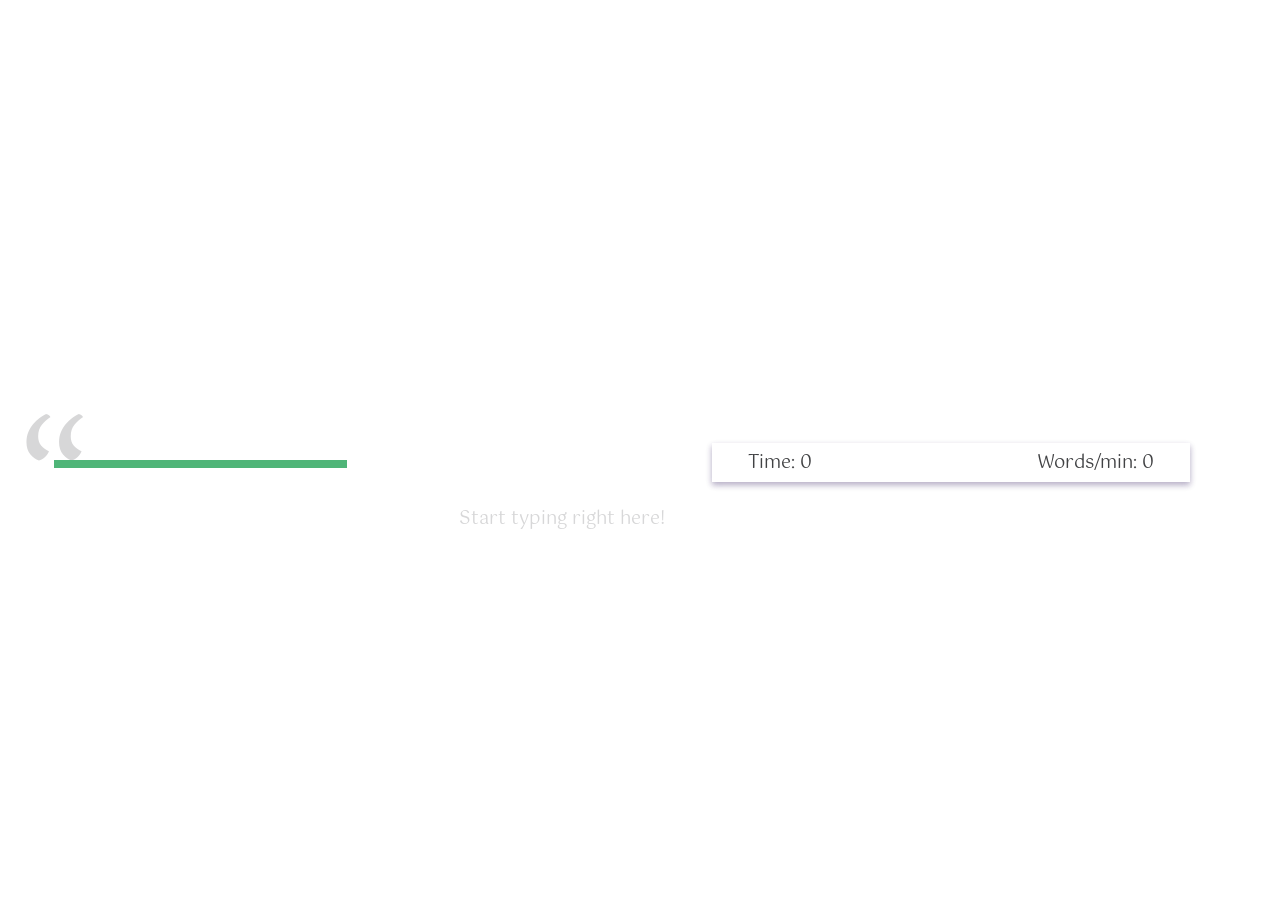
<file: game/03-Speed-Typing-Game/index.html>
<!DOCTYPE html>
<html lang="en">
  <head>
    <title>Talha - Speed Typing Test</title>
    <meta charset="UTF-8" />
    <meta name="viewport" content="width=device-width" />
    <link rel="stylesheet" href="style.css" />


    <!-- 👇🏻👇🏻👇🏻👇🏻👇🏻👇🏻👇🏻👇🏻👇🏻👇🏻👇🏻👇🏻👇🏻👇🏻👇🏻👇🏻👇🏻👇🏻👇🏻👇🏻👇🏻👇🏻👇🏻👇🏻👇🏻👇🏻👇🏻👇🏻👇🏻👇🏻👇🏻👇🏻👇🏻👇🏻👇🏻👇🏻👇🏻👇🏻👇🏻👇🏻👇🏻👇🏻👇🏻-->
    <!-- Also uploaded the demo of this code in a gif : https://c.tenor.com/x8v1oNUOmg4AAAAd/tenor.gif-->
    <!-- 👆🏻👆🏻👆🏻👆🏻👆🏻👆🏻👆🏻👆🏻👆🏻👆🏻👆🏻👆🏻👆🏻👆🏻👆🏻👆🏻👆🏻👆🏻👆🏻👆🏻👆🏻👆🏻👆🏻👆🏻👆🏻👆🏻👆🏻👆🏻👆🏻👆🏻👆🏻👆🏻👆🏻👆🏻👆🏻👆🏻👆🏻👆🏻👆🏻👆🏻👆🏻👆🏻👆🏻-->

    <!-- 👇🏻👇🏻👇🏻👇🏻👇🏻👇🏻👇🏻👇🏻👇🏻👇🏻👇🏻👇🏻👇🏻👇🏻👇🏻👇🏻👇🏻👇🏻👇🏻👇🏻👇🏻👇🏻👇🏻👇🏻👇🏻👇🏻👇🏻👇🏻👇🏻👇🏻👇🏻👇🏻👇🏻👇🏻👇🏻👇🏻👇🏻👇🏻👇🏻👇🏻👇🏻👇🏻👇🏻-->
    <!-- More html-css-js Games Calculators Games Cards Elements Projects on https://www.github.com/he-is-talha --> 
    <!-- 👆🏻👆🏻👆🏻👆🏻👆🏻👆🏻👆🏻👆🏻👆🏻👆🏻👆🏻👆🏻👆🏻👆🏻👆🏻👆🏻👆🏻👆🏻👆🏻👆🏻👆🏻👆🏻👆🏻👆🏻👆🏻👆🏻👆🏻👆🏻👆🏻👆🏻👆🏻👆🏻👆🏻👆🏻👆🏻👆🏻👆🏻👆🏻👆🏻👆🏻👆🏻👆🏻👆🏻-->

    <link rel="icon" href="https://i.ibb.co/M6KTWnf/pic.jpg">

  </head>
  <body>
    <main>
      <div class="quote-display" id="quoteDisplay"><span></span></div>
      <section class="typing">
        <hr />
        <div class="score">
          <div class="timer">
            <span class="timer__label">Time:</span>
            <span class="timer__text" id="timer">0</span>
          </div>
          <div="words-per-minute">
            <span class="words-per-minute__label">Words/min:</span>
            <span class="words-per-minute__text" id="wpm">0</span>
        </div>
        </div>
        <textarea class="quote-input" name="quoteInput" id="quoteInput" placeholder="Start typing right here!" cdkFocusInitial></textarea>
      </section>
    </main>
    <script src="script.js"></script>
  </body>
</html>
</file>
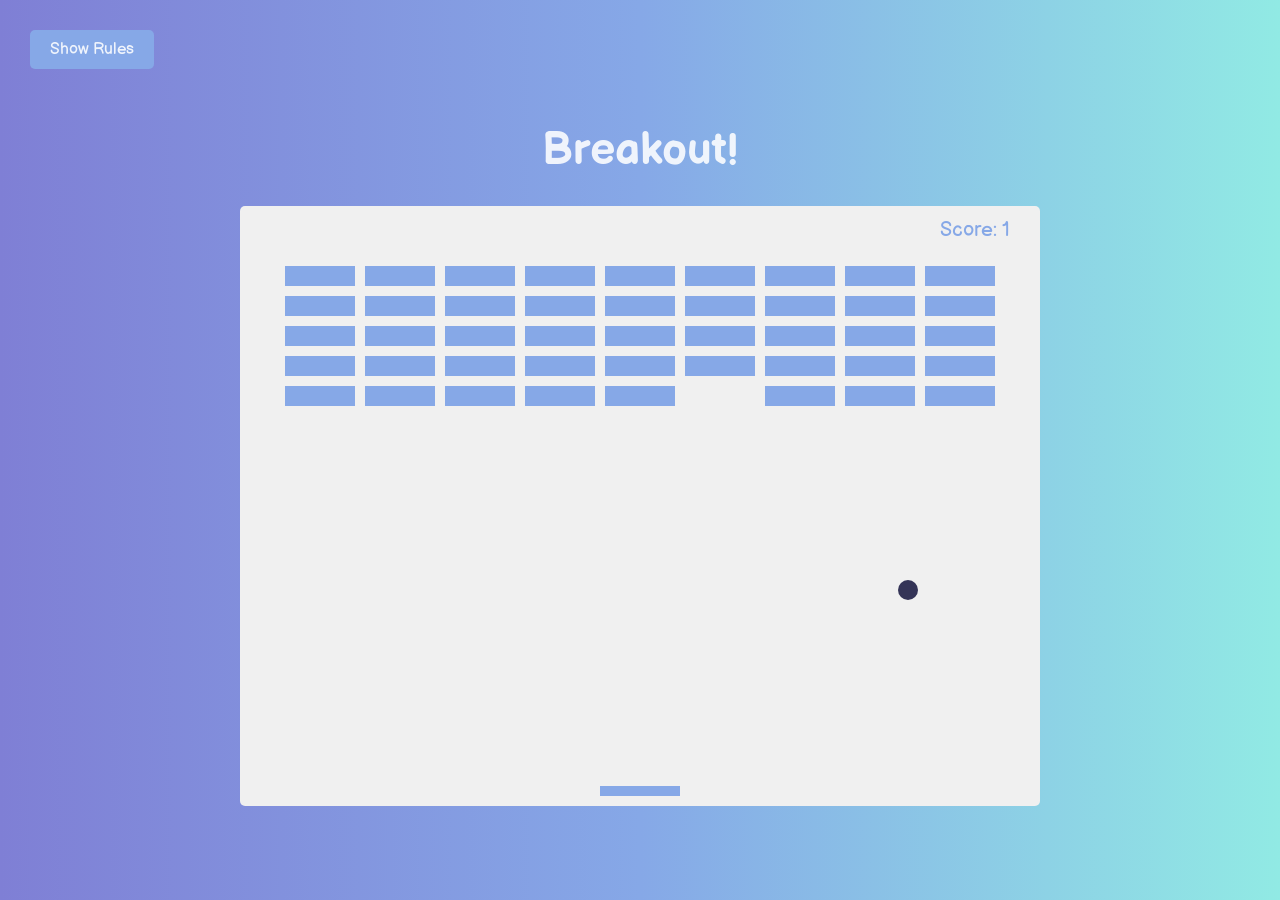
<file: game/04-Breakout-Game/index.html>
<!DOCTYPE html>
<html lang="en">
  <head>
    <meta charset="UTF-8" />
    <meta name="viewport" content="width=device-width, initial-scale=1.0" />
    <link rel="stylesheet" href="style.css" />
    <title>Talha - Breakout Game</title>
    <!-- 👇🏻👇🏻👇🏻👇🏻👇🏻👇🏻👇🏻👇🏻👇🏻👇🏻👇🏻👇🏻👇🏻👇🏻👇🏻👇🏻👇🏻👇🏻👇🏻👇🏻👇🏻👇🏻👇🏻👇🏻👇🏻👇🏻👇🏻👇🏻👇🏻👇🏻👇🏻👇🏻👇🏻👇🏻👇🏻👇🏻👇🏻👇🏻👇🏻👇🏻👇🏻👇🏻👇🏻-->
    <!-- Also uploaded the demo of this code in a gif : https://c.tenor.com/x8v1oNUOmg4AAAAd/tenor.gif-->
    <!-- 👆🏻👆🏻👆🏻👆🏻👆🏻👆🏻👆🏻👆🏻👆🏻👆🏻👆🏻👆🏻👆🏻👆🏻👆🏻👆🏻👆🏻👆🏻👆🏻👆🏻👆🏻👆🏻👆🏻👆🏻👆🏻👆🏻👆🏻👆🏻👆🏻👆🏻👆🏻👆🏻👆🏻👆🏻👆🏻👆🏻👆🏻👆🏻👆🏻👆🏻👆🏻👆🏻👆🏻-->

    <!-- 👇🏻👇🏻👇🏻👇🏻👇🏻👇🏻👇🏻👇🏻👇🏻👇🏻👇🏻👇🏻👇🏻👇🏻👇🏻👇🏻👇🏻👇🏻👇🏻👇🏻👇🏻👇🏻👇🏻👇🏻👇🏻👇🏻👇🏻👇🏻👇🏻👇🏻👇🏻👇🏻👇🏻👇🏻👇🏻👇🏻👇🏻👇🏻👇🏻👇🏻👇🏻👇🏻👇🏻-->
    <!-- More html-css-js Games Calculators Games Cards Elements Projects on https://www.github.com/he-is-talha --> 
    <!-- 👆🏻👆🏻👆🏻👆🏻👆🏻👆🏻👆🏻👆🏻👆🏻👆🏻👆🏻👆🏻👆🏻👆🏻👆🏻👆🏻👆🏻👆🏻👆🏻👆🏻👆🏻👆🏻👆🏻👆🏻👆🏻👆🏻👆🏻👆🏻👆🏻👆🏻👆🏻👆🏻👆🏻👆🏻👆🏻👆🏻👆🏻👆🏻👆🏻👆🏻👆🏻👆🏻👆🏻-->

    <link rel="icon" href="https://i.ibb.co/M6KTWnf/pic.jpg">
  </head>
  <body>
    <h1>Breakout!</h1>
    <button id="rules-btn" class="btn rules-btn">Show Rules</button>
    <div id="rules" class="rules">
      <h2>How To Play:</h2>
      <p>
        Use your right and left keys to move the paddle to bounce the ball up
        and break the blocks.
      </p>
      <p>If you miss the ball, your score and the blocks will reset.</p>
      <button id="close-btn" class="btn">Close</button>
    </div>
    <canvas id="canvas"></canvas>
    <script src="script.js"></script>
  </body>
</html>
</file>
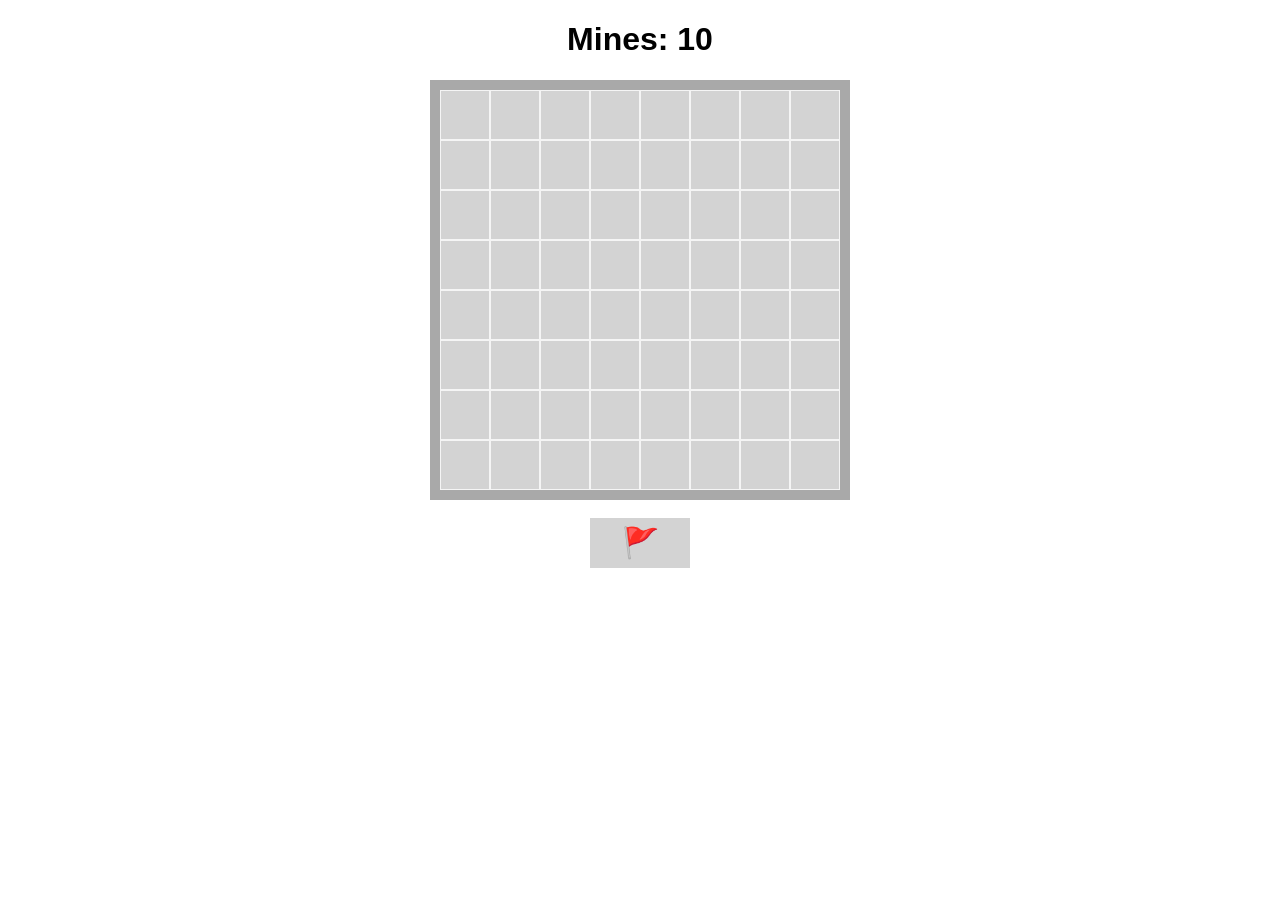
<file: game/05-Minesweeper-Game/index.html>
<!DOCTYPE html>
<html>
  <head>
    <meta charset="UTF-8" />
    <meta name="viewport" content="width=device-width, initial-scale=1.0" />
    <title>Talha - Minesweeper</title>
    <link rel="stylesheet" href="style.css" />
    <script src="script.js"></script>
    <link rel="icon" href="https://i.ibb.co/M6KTWnf/pic.jpg" />

    <!-- 👇🏻👇🏻👇🏻👇🏻👇🏻👇🏻👇🏻👇🏻👇🏻👇🏻👇🏻👇🏻👇🏻👇🏻👇🏻👇🏻👇🏻👇🏻👇🏻👇🏻👇🏻👇🏻👇🏻👇🏻👇🏻👇🏻👇🏻👇🏻👇🏻👇🏻👇🏻👇🏻👇🏻👇🏻👇🏻👇🏻👇🏻👇🏻👇🏻👇🏻👇🏻👇🏻👇🏻-->
    <!-- Also uploaded the demo of this code in a gif : https://c.tenor.com/x8v1oNUOmg4AAAAd/tenor.gif-->
    <!-- 👆🏻👆🏻👆🏻👆🏻👆🏻👆🏻👆🏻👆🏻👆🏻👆🏻👆🏻👆🏻👆🏻👆🏻👆🏻👆🏻👆🏻👆🏻👆🏻👆🏻👆🏻👆🏻👆🏻👆🏻👆🏻👆🏻👆🏻👆🏻👆🏻👆🏻👆🏻👆🏻👆🏻👆🏻👆🏻👆🏻👆🏻👆🏻👆🏻👆🏻👆🏻👆🏻👆🏻-->

    <!-- 👇🏻👇🏻👇🏻👇🏻👇🏻👇🏻👇🏻👇🏻👇🏻👇🏻👇🏻👇🏻👇🏻👇🏻👇🏻👇🏻👇🏻👇🏻👇🏻👇🏻👇🏻👇🏻👇🏻👇🏻👇🏻👇🏻👇🏻👇🏻👇🏻👇🏻👇🏻👇🏻👇🏻👇🏻👇🏻👇🏻👇🏻👇🏻👇🏻👇🏻👇🏻👇🏻👇🏻-->
    <!-- More html-css-js Games Calculators Games Cards Elements Projects on https://www.github.com/he-is-talha -->
    <!-- 👆🏻👆🏻👆🏻👆🏻👆🏻👆🏻👆🏻👆🏻👆🏻👆🏻👆🏻👆🏻👆🏻👆🏻👆🏻👆🏻👆🏻👆🏻👆🏻👆🏻👆🏻👆🏻👆🏻👆🏻👆🏻👆🏻👆🏻👆🏻👆🏻👆🏻👆🏻👆🏻👆🏻👆🏻👆🏻👆🏻👆🏻👆🏻👆🏻👆🏻👆🏻👆🏻👆🏻-->
  </head>

  <body>
    <h1>Mines: <span id="mines-count">0</span></h1>
    <div id="board"></div>
    <br />
    <button id="flag-button">🚩</button>
  </body>
</html>
</file>
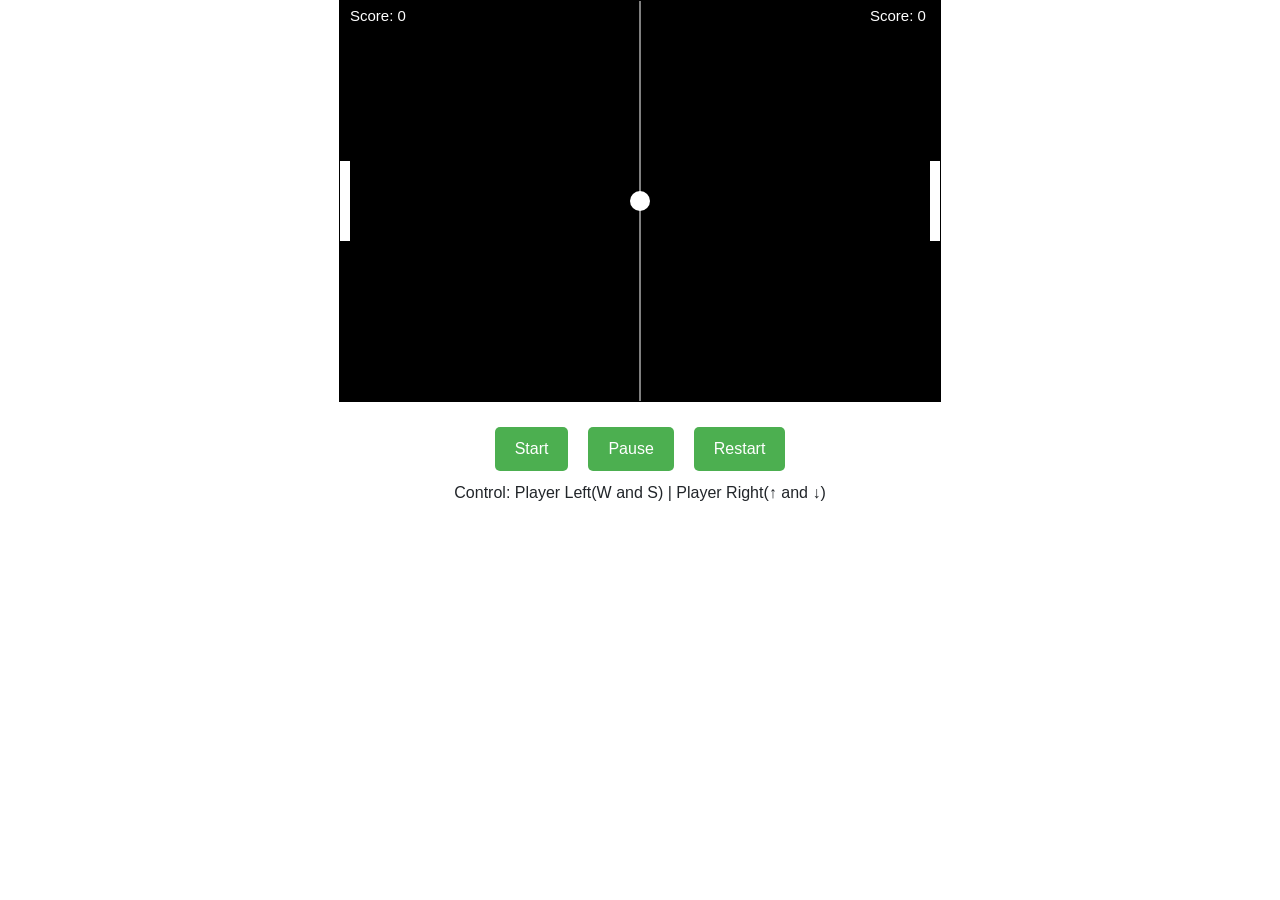
<file: game/07-Ping-Pong-Game/index.html>
<!DOCTYPE html>
<html>
  <head>
    <title>Talha - Ping Pong Game</title>
    <!-- Add the Bootstrap CSS file -->
    <link
      rel="stylesheet"
      href="https://maxcdn.bootstrapcdn.com/bootstrap/4.0.0/css/bootstrap.min.css"
    />

    <link rel="icon" href="https://i.ibb.co/M6KTWnf/pic.jpg" />

    <!-- 👇🏻👇🏻👇🏻👇🏻👇🏻👇🏻👇🏻👇🏻👇🏻👇🏻👇🏻👇🏻👇🏻👇🏻👇🏻👇🏻👇🏻👇🏻👇🏻👇🏻👇🏻👇🏻👇🏻👇🏻👇🏻👇🏻👇🏻👇🏻👇🏻👇🏻👇🏻👇🏻👇🏻👇🏻👇🏻👇🏻👇🏻👇🏻👇🏻👇🏻👇🏻👇🏻👇🏻-->
    <!-- Also uploaded the demo of this code in a gif : https://c.tenor.com/x8v1oNUOmg4AAAAd/tenor.gif-->
    <!-- 👆🏻👆🏻👆🏻👆🏻👆🏻👆🏻👆🏻👆🏻👆🏻👆🏻👆🏻👆🏻👆🏻👆🏻👆🏻👆🏻👆🏻👆🏻👆🏻👆🏻👆🏻👆🏻👆🏻👆🏻👆🏻👆🏻👆🏻👆🏻👆🏻👆🏻👆🏻👆🏻👆🏻👆🏻👆🏻👆🏻👆🏻👆🏻👆🏻👆🏻👆🏻👆🏻👆🏻-->

    <!-- 👇🏻👇🏻👇🏻👇🏻👇🏻👇🏻👇🏻👇🏻👇🏻👇🏻👇🏻👇🏻👇🏻👇🏻👇🏻👇🏻👇🏻👇🏻👇🏻👇🏻👇🏻👇🏻👇🏻👇🏻👇🏻👇🏻👇🏻👇🏻👇🏻👇🏻👇🏻👇🏻👇🏻👇🏻👇🏻👇🏻👇🏻👇🏻👇🏻👇🏻👇🏻👇🏻👇🏻-->
    <!-- More html-css-js Games Calculators Games Cards Elements Projects on https://www.github.com/he-is-talha -->
    <!-- 👆🏻👆🏻👆🏻👆🏻👆🏻👆🏻👆🏻👆🏻👆🏻👆🏻👆🏻👆🏻👆🏻👆🏻👆🏻👆🏻👆🏻👆🏻👆🏻👆🏻👆🏻👆🏻👆🏻👆🏻👆🏻👆🏻👆🏻👆🏻👆🏻👆🏻👆🏻👆🏻👆🏻👆🏻👆🏻👆🏻👆🏻👆🏻👆🏻👆🏻👆🏻👆🏻👆🏻-->

    <!-- Add the Bootstrap JavaScript file -->

    <link rel="stylesheet" href="style.css" />
    <style>
      canvas {
        border: 1px solid black;
      }
    </style>
  </head>
  <body>
    <div class="container">
      <canvas id="canvas" width="600" height="400"></canvas>
    </div>
    <div class="button">
      <button id="start-btn" class="btn">Start</button>
      <button id="pause-btn" class="btn">Pause</button>
      <button id="restart-btn" class="btn">Restart</button>
    </div>
    <p class="control">Control: Player Left(W and S) | Player Right(↑ and ↓)</p>
    <!-- Add a modal element with an ID -->
    <div class="modal" tabindex="-1" role="dialog" id="message-modal">
      <div class="modal-dialog" role="document">
        <div class="modal-content">
          <div class="modal-body">
            <h5 id="message"></h5>
          </div>
          <div class="modal-footer">
            <button
              type="button"
              id="message-modal-close"
              class="btn btn-secondary"
              data-dismiss="modal"
            >
              Close
            </button>
          </div>
        </div>
      </div>
    </div>

    <script src="https://code.jquery.com/jquery-3.6.0.min.js"></script>
    <script src="https://maxcdn.bootstrapcdn.com/bootstrap/4.0.0/js/bootstrap.min.js"></script>
    <script src="script.js"></script>
  </body>
</html>
</file>
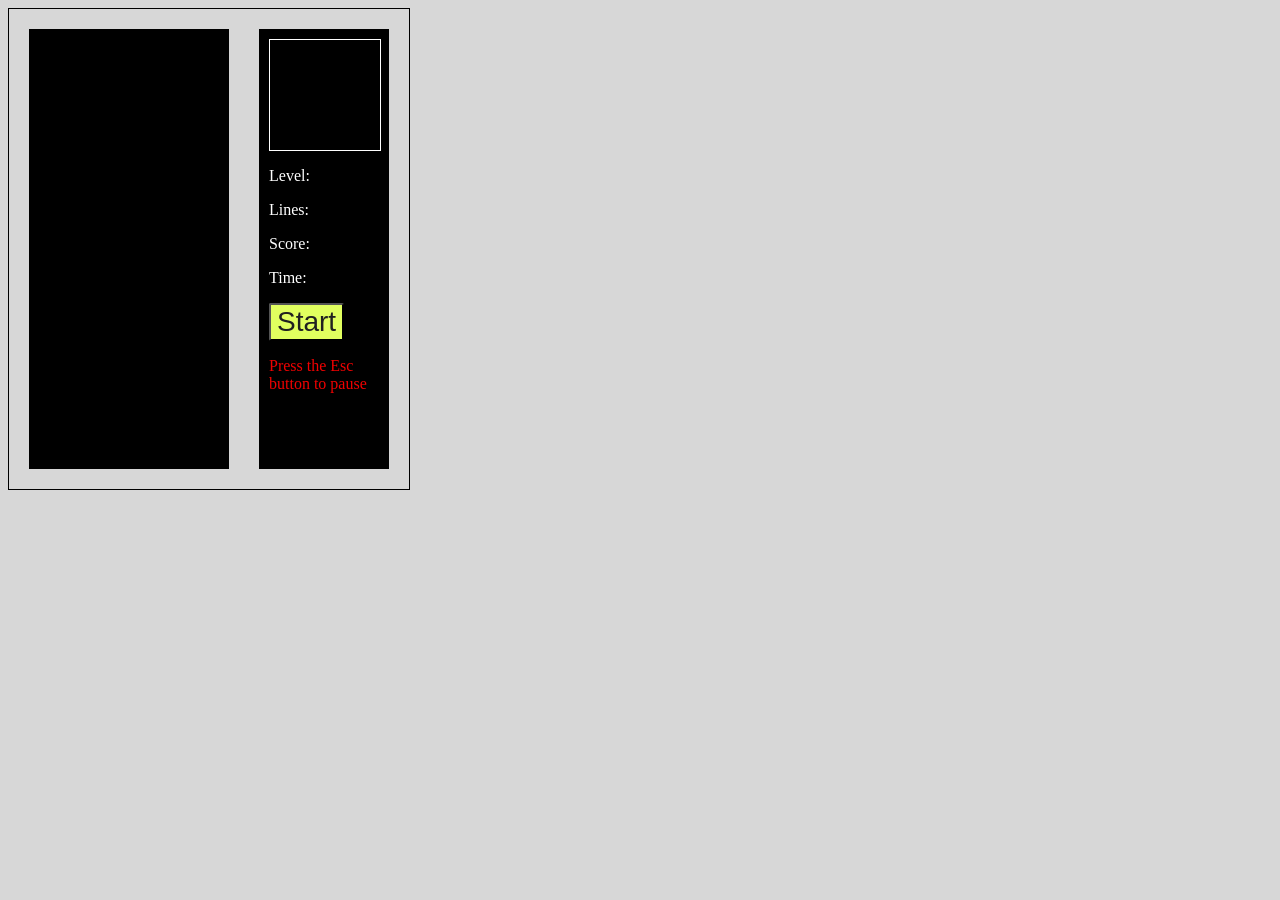
<file: game/08-Tetris-Game/index.html>
<!DOCTYPE html>
<html>
  <head>
    <title>Talha - Tetris Game</title>
    <link rel="stylesheet" type="text/css" href="style.css" />
    <link rel="icon" href="https://i.ibb.co/M6KTWnf/pic.jpg" />

    <!-- 👇🏻👇🏻👇🏻👇🏻👇🏻👇🏻👇🏻👇🏻👇🏻👇🏻👇🏻👇🏻👇🏻👇🏻👇🏻👇🏻👇🏻👇🏻👇🏻👇🏻👇🏻👇🏻👇🏻👇🏻👇🏻👇🏻👇🏻👇🏻👇🏻👇🏻👇🏻👇🏻👇🏻👇🏻👇🏻👇🏻👇🏻👇🏻👇🏻👇🏻👇🏻👇🏻👇🏻-->
    <!-- Also uploaded the demo of this code in a gif : https://c.tenor.com/x8v1oNUOmg4AAAAd/tenor.gif-->
    <!-- 👆🏻👆🏻👆🏻👆🏻👆🏻👆🏻👆🏻👆🏻👆🏻👆🏻👆🏻👆🏻👆🏻👆🏻👆🏻👆🏻👆🏻👆🏻👆🏻👆🏻👆🏻👆🏻👆🏻👆🏻👆🏻👆🏻👆🏻👆🏻👆🏻👆🏻👆🏻👆🏻👆🏻👆🏻👆🏻👆🏻👆🏻👆🏻👆🏻👆🏻👆🏻👆🏻👆🏻-->

    <!-- 👇🏻👇🏻👇🏻👇🏻👇🏻👇🏻👇🏻👇🏻👇🏻👇🏻👇🏻👇🏻👇🏻👇🏻👇🏻👇🏻👇🏻👇🏻👇🏻👇🏻👇🏻👇🏻👇🏻👇🏻👇🏻👇🏻👇🏻👇🏻👇🏻👇🏻👇🏻👇🏻👇🏻👇🏻👇🏻👇🏻👇🏻👇🏻👇🏻👇🏻👇🏻👇🏻👇🏻-->
    <!-- More html-css-js Games Calculators Games Cards Elements Projects on https://www.github.com/he-is-talha -->
    <!-- 👆🏻👆🏻👆🏻👆🏻👆🏻👆🏻👆🏻👆🏻👆🏻👆🏻👆🏻👆🏻👆🏻👆🏻👆🏻👆🏻👆🏻👆🏻👆🏻👆🏻👆🏻👆🏻👆🏻👆🏻👆🏻👆🏻👆🏻👆🏻👆🏻👆🏻👆🏻👆🏻👆🏻👆🏻👆🏻👆🏻👆🏻👆🏻👆🏻👆🏻👆🏻👆🏻👆🏻-->
  </head>
  <body>
    <div id="tetris">
      <div id="info">
        <div id="next_shape"></div>
        <p id="level">Level: <span></span></p>
        <p id="lines">Lines: <span></span></p>
        <p id="score">Score: <span></span></p>
        <p id="time">Time: <span></span></p>
        <button id="start">Start</button>
        <p class="red">Press the Esc button to pause<span></span></p>
      </div>
      <div id="canvas"></div>
    </div>
    <script type="text/javascript" src="script.js"></script>
  </body>
</html>
</file>
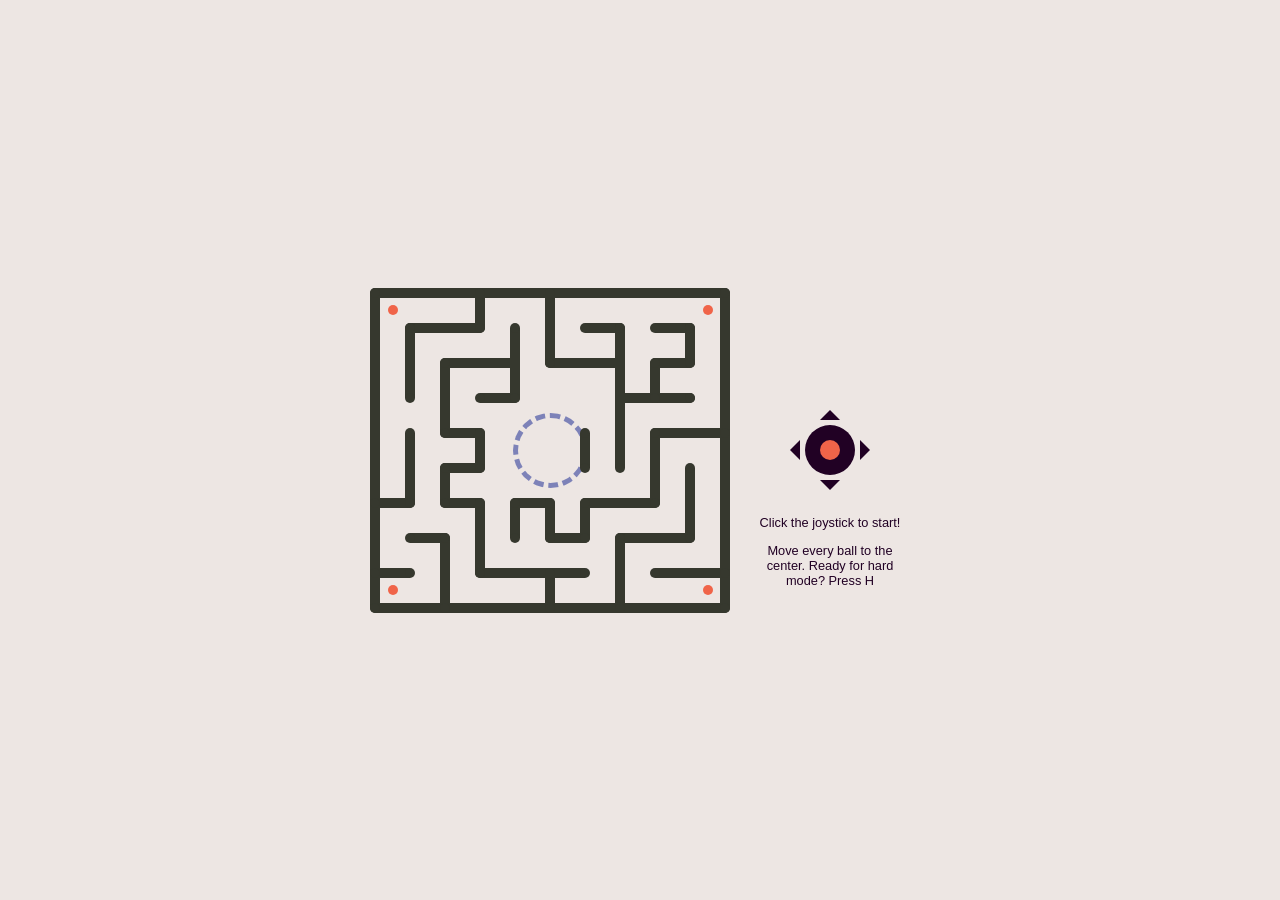
<file: game/09-Tilting-Maze-Game/index.html>
<!DOCTYPE html>
<html lang="en">
  <head>
    <title>Talha - Tilting Maze game</title>
    <meta charset="UTF-8" />
    <meta name="viewport" content="width=device-width" />
    <link rel="stylesheet" href="style.css" />
    <link rel="icon" href="https://i.ibb.co/M6KTWnf/pic.jpg" />

    <!-- 👇🏻👇🏻👇🏻👇🏻👇🏻👇🏻👇🏻👇🏻👇🏻👇🏻👇🏻👇🏻👇🏻👇🏻👇🏻👇🏻👇🏻👇🏻👇🏻👇🏻👇🏻👇🏻👇🏻👇🏻👇🏻👇🏻👇🏻👇🏻👇🏻👇🏻👇🏻👇🏻👇🏻👇🏻👇🏻👇🏻👇🏻👇🏻👇🏻👇🏻👇🏻👇🏻👇🏻-->
    <!-- Also uploaded the demo of this code in a gif : https://c.tenor.com/x8v1oNUOmg4AAAAd/tenor.gif-->
    <!-- 👆🏻👆🏻👆🏻👆🏻👆🏻👆🏻👆🏻👆🏻👆🏻👆🏻👆🏻👆🏻👆🏻👆🏻👆🏻👆🏻👆🏻👆🏻👆🏻👆🏻👆🏻👆🏻👆🏻👆🏻👆🏻👆🏻👆🏻👆🏻👆🏻👆🏻👆🏻👆🏻👆🏻👆🏻👆🏻👆🏻👆🏻👆🏻👆🏻👆🏻👆🏻👆🏻👆🏻-->

    <!-- 👇🏻👇🏻👇🏻👇🏻👇🏻👇🏻👇🏻👇🏻👇🏻👇🏻👇🏻👇🏻👇🏻👇🏻👇🏻👇🏻👇🏻👇🏻👇🏻👇🏻👇🏻👇🏻👇🏻👇🏻👇🏻👇🏻👇🏻👇🏻👇🏻👇🏻👇🏻👇🏻👇🏻👇🏻👇🏻👇🏻👇🏻👇🏻👇🏻👇🏻👇🏻👇🏻👇🏻-->
    <!-- More html-css-js Games Calculators Games Cards Elements Projects on https://www.github.com/he-is-talha -->
    <!-- 👆🏻👆🏻👆🏻👆🏻👆🏻👆🏻👆🏻👆🏻👆🏻👆🏻👆🏻👆🏻👆🏻👆🏻👆🏻👆🏻👆🏻👆🏻👆🏻👆🏻👆🏻👆🏻👆🏻👆🏻👆🏻👆🏻👆🏻👆🏻👆🏻👆🏻👆🏻👆🏻👆🏻👆🏻👆🏻👆🏻👆🏻👆🏻👆🏻👆🏻👆🏻👆🏻👆🏻-->
  </head>
  <body>
    <div id="center">
      <div id="game">
        <div id="maze">
          <div id="end"></div>
        </div>
        <div id="joystick">
          <div class="joystick-arrow"></div>
          <div class="joystick-arrow"></div>
          <div class="joystick-arrow"></div>
          <div class="joystick-arrow"></div>
          <div id="joystick-head"></div>
        </div>
        <div id="note">
          Click the joystick to start!
          <p>Move every ball to the center. Ready for hard mode? Press H</p>
        </div>
      </div>
    </div>
    <script src="script.js"></script>
  </body>
</html>
</file>
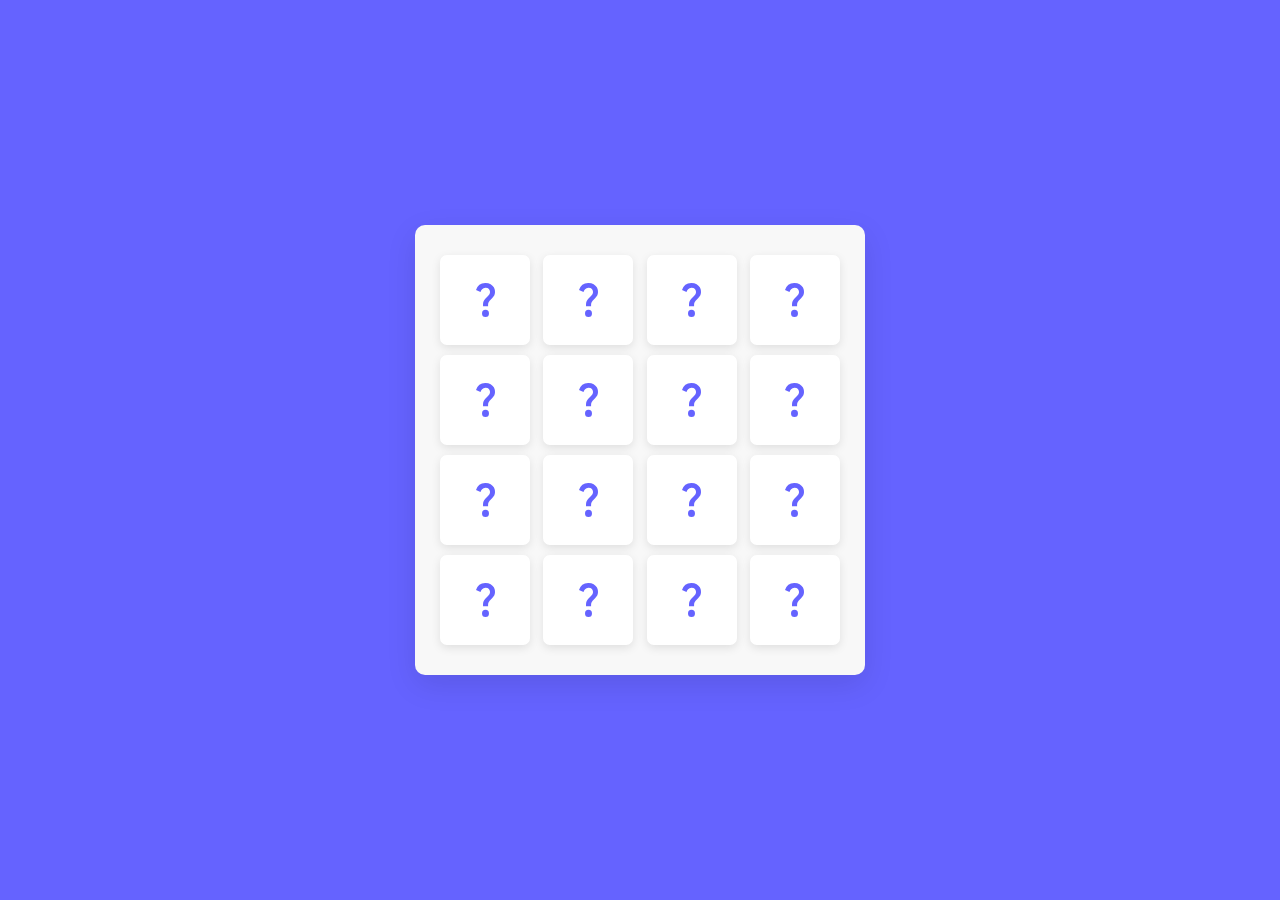
<file: game/10-Memory-Card-Game/index.html>
<!doctype html>
<html lang="en" dir="ltr"> 
 <head> 
  <meta charset="utf-8"> 
  <title>Talha - Memory Card Game</title> 

  <!-- 👇🏻👇🏻👇🏻👇🏻👇🏻👇🏻👇🏻👇🏻👇🏻👇🏻👇🏻👇🏻👇🏻👇🏻👇🏻👇🏻👇🏻👇🏻👇🏻👇🏻👇🏻👇🏻👇🏻👇🏻👇🏻👇🏻👇🏻👇🏻👇🏻👇🏻👇🏻👇🏻👇🏻👇🏻👇🏻👇🏻👇🏻👇🏻👇🏻👇🏻👇🏻👇🏻👇🏻-->
	<!-- Also uploaded the demo of this code in a gif : https://c.tenor.com/x8v1oNUOmg4AAAAd/tenor.gif-->
	<!-- 👆🏻👆🏻👆🏻👆🏻👆🏻👆🏻👆🏻👆🏻👆🏻👆🏻👆🏻👆🏻👆🏻👆🏻👆🏻👆🏻👆🏻👆🏻👆🏻👆🏻👆🏻👆🏻👆🏻👆🏻👆🏻👆🏻👆🏻👆🏻👆🏻👆🏻👆🏻👆🏻👆🏻👆🏻👆🏻👆🏻👆🏻👆🏻👆🏻👆🏻👆🏻👆🏻👆🏻-->

	<!-- 👇🏻👇🏻👇🏻👇🏻👇🏻👇🏻👇🏻👇🏻👇🏻👇🏻👇🏻👇🏻👇🏻👇🏻👇🏻👇🏻👇🏻👇🏻👇🏻👇🏻👇🏻👇🏻👇🏻👇🏻👇🏻👇🏻👇🏻👇🏻👇🏻👇🏻👇🏻👇🏻👇🏻👇🏻👇🏻👇🏻👇🏻👇🏻👇🏻👇🏻👇🏻👇🏻👇🏻-->
	<!-- More html-css-js Games Calculators Games Cards Elements Projects on https://www.github.com/he-is-talha --> 
	<!-- 👆🏻👆🏻👆🏻👆🏻👆🏻👆🏻👆🏻👆🏻👆🏻👆🏻👆🏻👆🏻👆🏻👆🏻👆🏻👆🏻👆🏻👆🏻👆🏻👆🏻👆🏻👆🏻👆🏻👆🏻👆🏻👆🏻👆🏻👆🏻👆🏻👆🏻👆🏻👆🏻👆🏻👆🏻👆🏻👆🏻👆🏻👆🏻👆🏻👆🏻👆🏻👆🏻👆🏻-->

	<link rel="icon" href="https://i.ibb.co/M6KTWnf/pic.jpg">
  <link rel="stylesheet" href="style.css"> 
  <meta name="viewport" content="width=device-width, initial-scale=1.0"> 
 </head> 
 <body> 
  <div class="wrapper"> 
   <ul class="cards"> 
    <li class="card"> 
     <div class="view front-view"> 
      <img src="images/que_icon.svg" alt="icon"> 
     </div> 
     <div class="view back-view"> 
      <img src="images/img-1.png" alt="card-img"> 
     </div> </li> 
    <li class="card"> 
     <div class="view front-view"> 
      <img src="images/que_icon.svg" alt="icon"> 
     </div> 
     <div class="view back-view"> 
      <img src="images/img-6.png" alt="card-img"> 
     </div> </li> 
    <li class="card"> 
     <div class="view front-view"> 
      <img src="images/que_icon.svg" alt="icon"> 
     </div> 
     <div class="view back-view"> 
      <img src="images/img-3.png" alt="card-img"> 
     </div> </li> 
    <li class="card"> 
     <div class="view front-view"> 
      <img src="images/que_icon.svg" alt="icon"> 
     </div> 
     <div class="view back-view"> 
      <img src="images/img-2.png" alt="card-img"> 
     </div> </li> 
    <li class="card"> 
     <div class="view front-view"> 
      <img src="images/que_icon.svg" alt="icon"> 
     </div> 
     <div class="view back-view"> 
      <img src="images/img-1.png" alt="card-img"> 
     </div> </li> 
    <li class="card"> 
     <div class="view front-view"> 
      <img src="images/que_icon.svg" alt="icon"> 
     </div> 
     <div class="view back-view"> 
      <img src="images/img-5.png" alt="card-img"> 
     </div> </li> 
    <li class="card"> 
     <div class="view front-view"> 
      <img src="images/que_icon.svg" alt="icon"> 
     </div> 
     <div class="view back-view"> 
      <img src="images/img-2.png" alt="card-img"> 
     </div> </li> 
    <li class="card"> 
     <div class="view front-view"> 
      <img src="images/que_icon.svg" alt="icon"> 
     </div> 
     <div class="view back-view"> 
      <img src="images/img-6.png" alt="card-img"> 
     </div> </li> 
    <li class="card"> 
     <div class="view front-view"> 
      <img src="images/que_icon.svg" alt="icon"> 
     </div> 
     <div class="view back-view"> 
      <img src="images/img-3.png" alt="card-img"> 
     </div> </li> 
    <li class="card"> 
     <div class="view front-view"> 
      <img src="images/que_icon.svg" alt="icon"> 
     </div> 
     <div class="view back-view"> 
      <img src="images/img-4.png" alt="card-img"> 
     </div> </li> 
    <li class="card"> 
     <div class="view front-view"> 
      <img src="images/que_icon.svg" alt="icon"> 
     </div> 
     <div class="view back-view"> 
      <img src="images/img-5.png" alt="card-img"> 
     </div> </li> 
    <li class="card"> 
     <div class="view front-view"> 
      <img src="images/que_icon.svg" alt="icon"> 
     </div> 
     <div class="view back-view"> 
      <img src="images/img-4.png" alt="card-img"> 
     </div> </li> 
    <li class="card"> 
     <div class="view front-view"> 
      <img src="images/que_icon.svg" alt="icon"> 
     </div> 
     <div class="view back-view"> 
      <img src="images/img-4.png" alt="card-img"> 
     </div> </li> 
    <li class="card"> 
     <div class="view front-view"> 
      <img src="images/que_icon.svg" alt="icon"> 
     </div> 
     <div class="view back-view"> 
      <img src="images/img-4.png" alt="card-img"> 
     </div> </li> 
    <li class="card"> 
     <div class="view front-view"> 
      <img src="images/que_icon.svg" alt="icon"> 
     </div> 
     <div class="view back-view"> 
      <img src="images/img-4.png" alt="card-img"> 
     </div> </li> 
    <li class="card"> 
     <div class="view front-view"> 
      <img src="images/que_icon.svg" alt="icon"> 
     </div> 
     <div class="view back-view"> 
      <img src="images/img-4.png" alt="card-img"> 
     </div> </li> 
   </ul> 
  </div> 
  <script src="script.js"></script> 
 
</body></html>
</file>
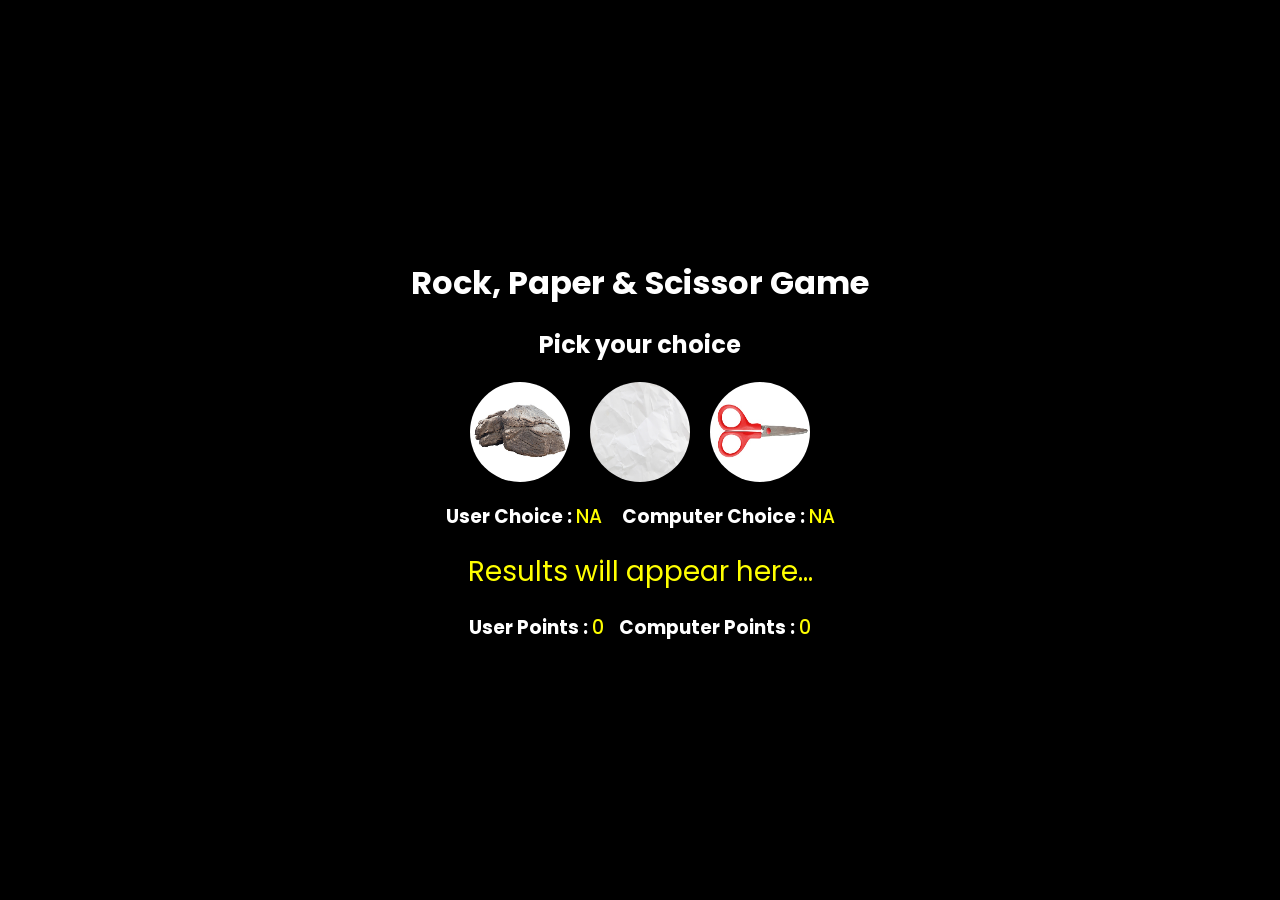
<file: game/11-Rock-Paper-Scissors/index.html>
<!DOCTYPE html>
<html lang="en">

<head>
    <meta charset="UTF-8">
    <meta http-equiv="X-UA-Compatible" content="IE=edge">
    <meta name="viewport" content="width=device-width, initial-scale=1.0">
    <title>Talha - Rock Paper & Scissor</title>

    <!-- 👇🏻👇🏻👇🏻👇🏻👇🏻👇🏻👇🏻👇🏻👇🏻👇🏻👇🏻👇🏻👇🏻👇🏻👇🏻👇🏻👇🏻👇🏻👇🏻👇🏻👇🏻👇🏻👇🏻👇🏻👇🏻👇🏻👇🏻👇🏻👇🏻👇🏻👇🏻👇🏻👇🏻👇🏻👇🏻👇🏻👇🏻👇🏻👇🏻👇🏻👇🏻👇🏻👇🏻-->
	<!-- Also uploaded the demo of this code in a gif : https://c.tenor.com/x8v1oNUOmg4AAAAd/tenor.gif-->
	<!-- 👆🏻👆🏻👆🏻👆🏻👆🏻👆🏻👆🏻👆🏻👆🏻👆🏻👆🏻👆🏻👆🏻👆🏻👆🏻👆🏻👆🏻👆🏻👆🏻👆🏻👆🏻👆🏻👆🏻👆🏻👆🏻👆🏻👆🏻👆🏻👆🏻👆🏻👆🏻👆🏻👆🏻👆🏻👆🏻👆🏻👆🏻👆🏻👆🏻👆🏻👆🏻👆🏻👆🏻-->

	<!-- 👇🏻👇🏻👇🏻👇🏻👇🏻👇🏻👇🏻👇🏻👇🏻👇🏻👇🏻👇🏻👇🏻👇🏻👇🏻👇🏻👇🏻👇🏻👇🏻👇🏻👇🏻👇🏻👇🏻👇🏻👇🏻👇🏻👇🏻👇🏻👇🏻👇🏻👇🏻👇🏻👇🏻👇🏻👇🏻👇🏻👇🏻👇🏻👇🏻👇🏻👇🏻👇🏻👇🏻-->
	<!-- More html-css-js Games Calculators Games Cards Elements Projects on https://www.github.com/he-is-talha --> 
	<!-- 👆🏻👆🏻👆🏻👆🏻👆🏻👆🏻👆🏻👆🏻👆🏻👆🏻👆🏻👆🏻👆🏻👆🏻👆🏻👆🏻👆🏻👆🏻👆🏻👆🏻👆🏻👆🏻👆🏻👆🏻👆🏻👆🏻👆🏻👆🏻👆🏻👆🏻👆🏻👆🏻👆🏻👆🏻👆🏻👆🏻👆🏻👆🏻👆🏻👆🏻👆🏻👆🏻👆🏻-->

	<link rel="icon" href="https://i.ibb.co/M6KTWnf/pic.jpg">
    <link rel="stylesheet" href="style.css">
</head>

<body>

    <div class="container">
        <h1>Rock, Paper & Scissor Game</h1>
        <h2>Pick your choice</h2>
        <div class="choices">
            <img src="images/rock.jpg" alt="rock" id="rock">
            <img src="images/paper.jpg" alt="paper" id="paper">
            <img src="images/scissor.jpg" alt="scissor" id="scissor">
        </div>
        <div class="both-choices">
            <h3>User Choice : <span class="user-choice">NA</span></h3>
            <h3>Computer Choice : <span class="computer-choice">NA</span></h3>
        </div>
        <p class="result">Results will appear here...</p>
        <div class="points">
            <h3>User Points : <span class="user-points">0</span></h3>
            <h3>Computer Points : <span class="computer-points">0</span></h3>
        </div>
    </div>

    <script src="index.js"></script>
</body>

</html>
</file>
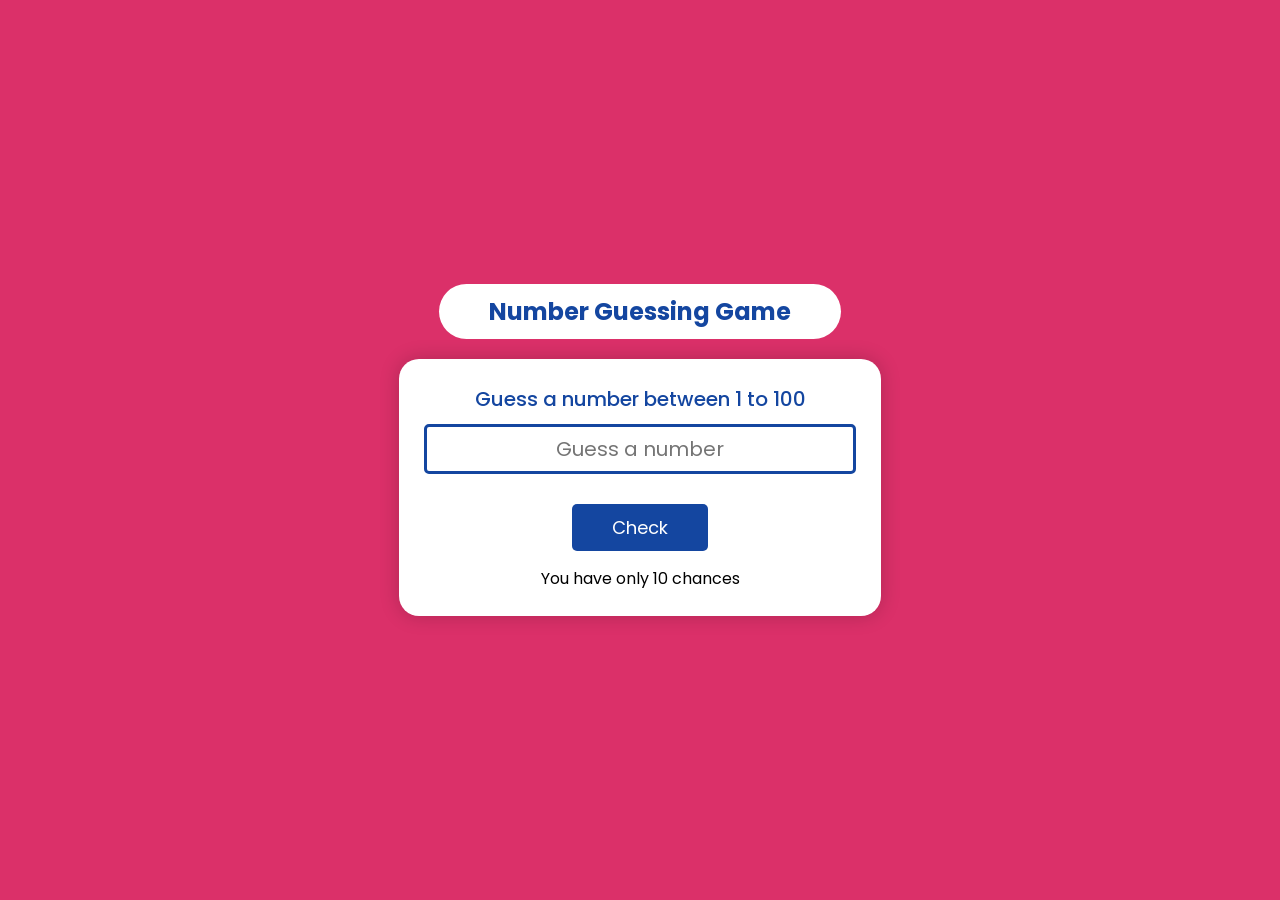
<file: game/12-Type-Number-Guessing-Game/index.html>
<!DOCTYPE html>
<html lang="en">

<head>
    <meta charset="UTF-8">
    <meta http-equiv="X-UA-Compatible" content="IE=edge">
    <meta name="viewport" content="width=device-width, initial-scale=1.0">
    <title>Talha - Number Guessing Game</title>

    <!-- 👇🏻👇🏻👇🏻👇🏻👇🏻👇🏻👇🏻👇🏻👇🏻👇🏻👇🏻👇🏻👇🏻👇🏻👇🏻👇🏻👇🏻👇🏻👇🏻👇🏻👇🏻👇🏻👇🏻👇🏻👇🏻👇🏻👇🏻👇🏻👇🏻👇🏻👇🏻👇🏻👇🏻👇🏻👇🏻👇🏻👇🏻👇🏻👇🏻👇🏻👇🏻👇🏻👇🏻-->
	<!-- Also uploaded the demo of this code in a gif : https://c.tenor.com/x8v1oNUOmg4AAAAd/tenor.gif-->
	<!-- 👆🏻👆🏻👆🏻👆🏻👆🏻👆🏻👆🏻👆🏻👆🏻👆🏻👆🏻👆🏻👆🏻👆🏻👆🏻👆🏻👆🏻👆🏻👆🏻👆🏻👆🏻👆🏻👆🏻👆🏻👆🏻👆🏻👆🏻👆🏻👆🏻👆🏻👆🏻👆🏻👆🏻👆🏻👆🏻👆🏻👆🏻👆🏻👆🏻👆🏻👆🏻👆🏻👆🏻-->

	<!-- 👇🏻👇🏻👇🏻👇🏻👇🏻👇🏻👇🏻👇🏻👇🏻👇🏻👇🏻👇🏻👇🏻👇🏻👇🏻👇🏻👇🏻👇🏻👇🏻👇🏻👇🏻👇🏻👇🏻👇🏻👇🏻👇🏻👇🏻👇🏻👇🏻👇🏻👇🏻👇🏻👇🏻👇🏻👇🏻👇🏻👇🏻👇🏻👇🏻👇🏻👇🏻👇🏻👇🏻-->
	<!-- More html-css-js Games Calculators Games Cards Elements Projects on https://www.github.com/he-is-talha --> 
	<!-- 👆🏻👆🏻👆🏻👆🏻👆🏻👆🏻👆🏻👆🏻👆🏻👆🏻👆🏻👆🏻👆🏻👆🏻👆🏻👆🏻👆🏻👆🏻👆🏻👆🏻👆🏻👆🏻👆🏻👆🏻👆🏻👆🏻👆🏻👆🏻👆🏻👆🏻👆🏻👆🏻👆🏻👆🏻👆🏻👆🏻👆🏻👆🏻👆🏻👆🏻👆🏻👆🏻👆🏻-->

	<link rel="icon" href="https://i.ibb.co/M6KTWnf/pic.jpg">

    <link rel="stylesheet" href="style.css">
</head>

<body>

    <h1>Number Guessing Game</h1>
    <div class="container">
        <h2 class="heading">Guess a number between 1 to 100</h2>
        <input type="number" placeholder="Guess a number" />
        <p class="guess"></p>
        <button class="checkBtn">Check</button>
        <p class="chances">You have only <span class="chance">10</span> chances</p>
    </div>

    <script src="index.js"></script>
</body>

</html>
</file>
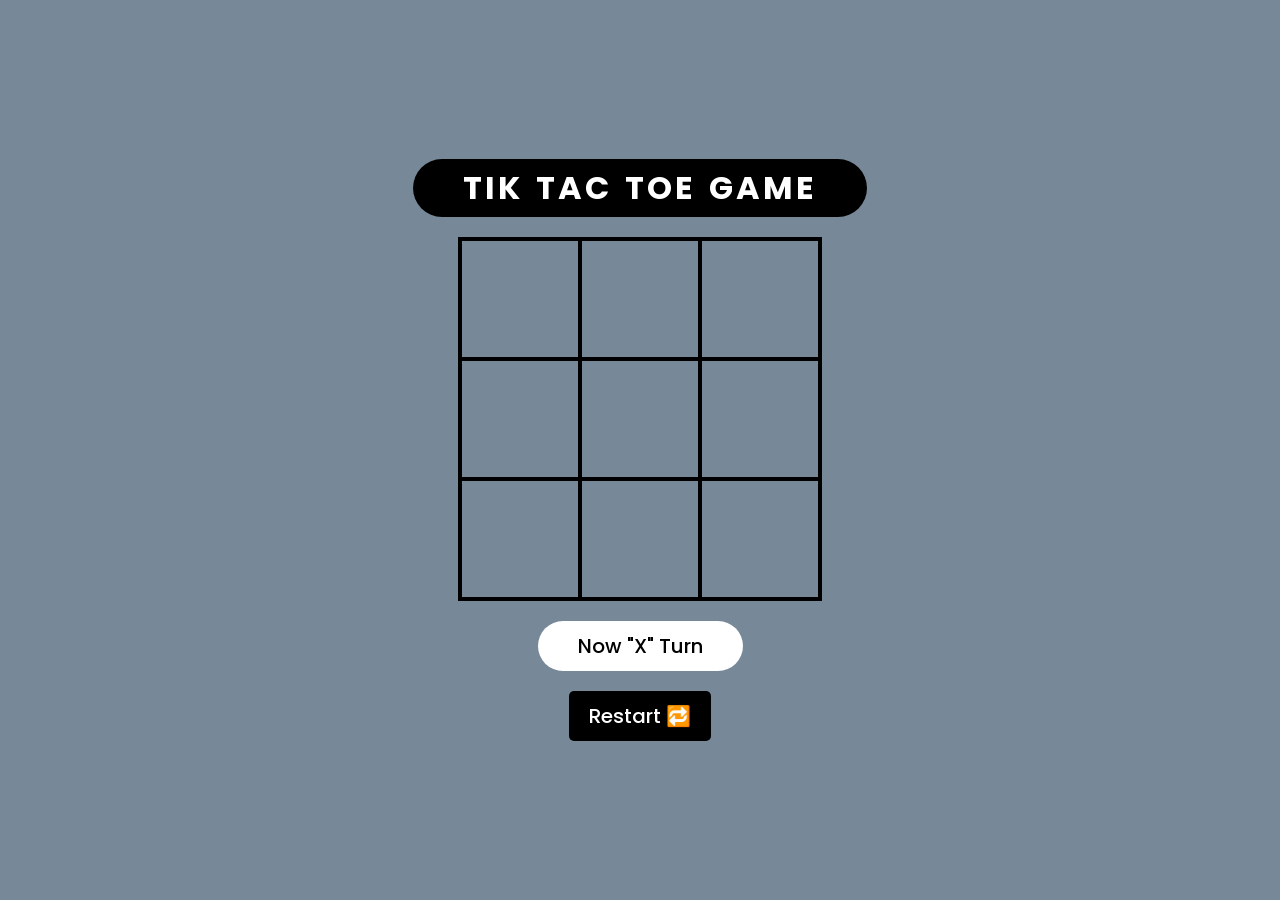
<file: game/13-Tic-Tac-Toe/index.html>
<!DOCTYPE html>
<html lang="en">

<head>
    <meta charset="UTF-8">
    <meta http-equiv="X-UA-Compatible" content="IE=edge">
    <meta name="viewport" content="width=device-width, initial-scale=1.0">
    <title>Talha - Tic Tac Toe</title>

    <!-- 👇🏻👇🏻👇🏻👇🏻👇🏻👇🏻👇🏻👇🏻👇🏻👇🏻👇🏻👇🏻👇🏻👇🏻👇🏻👇🏻👇🏻👇🏻👇🏻👇🏻👇🏻👇🏻👇🏻👇🏻👇🏻👇🏻👇🏻👇🏻👇🏻👇🏻👇🏻👇🏻👇🏻👇🏻👇🏻👇🏻👇🏻👇🏻👇🏻👇🏻👇🏻👇🏻👇🏻-->
	<!-- Also uploaded the demo of this code in a gif : https://c.tenor.com/x8v1oNUOmg4AAAAd/tenor.gif-->
	<!-- 👆🏻👆🏻👆🏻👆🏻👆🏻👆🏻👆🏻👆🏻👆🏻👆🏻👆🏻👆🏻👆🏻👆🏻👆🏻👆🏻👆🏻👆🏻👆🏻👆🏻👆🏻👆🏻👆🏻👆🏻👆🏻👆🏻👆🏻👆🏻👆🏻👆🏻👆🏻👆🏻👆🏻👆🏻👆🏻👆🏻👆🏻👆🏻👆🏻👆🏻👆🏻👆🏻👆🏻-->

	<!-- 👇🏻👇🏻👇🏻👇🏻👇🏻👇🏻👇🏻👇🏻👇🏻👇🏻👇🏻👇🏻👇🏻👇🏻👇🏻👇🏻👇🏻👇🏻👇🏻👇🏻👇🏻👇🏻👇🏻👇🏻👇🏻👇🏻👇🏻👇🏻👇🏻👇🏻👇🏻👇🏻👇🏻👇🏻👇🏻👇🏻👇🏻👇🏻👇🏻👇🏻👇🏻👇🏻👇🏻-->
	<!-- More html-css-js Games Calculators Games Cards Elements Projects on https://www.github.com/he-is-talha --> 
	<!-- 👆🏻👆🏻👆🏻👆🏻👆🏻👆🏻👆🏻👆🏻👆🏻👆🏻👆🏻👆🏻👆🏻👆🏻👆🏻👆🏻👆🏻👆🏻👆🏻👆🏻👆🏻👆🏻👆🏻👆🏻👆🏻👆🏻👆🏻👆🏻👆🏻👆🏻👆🏻👆🏻👆🏻👆🏻👆🏻👆🏻👆🏻👆🏻👆🏻👆🏻👆🏻👆🏻👆🏻-->

	<link rel="icon" href="https://i.ibb.co/M6KTWnf/pic.jpg">
    <link rel="stylesheet" href="style.css">
</head>

<body>
    <h1>Tik Tac Toe Game</h1>
    <div class="container">
        <div data-index="0" class="box"></div>
        <div data-index="1" class="box"></div>
        <div data-index="2" class="box"></div>
        <div data-index="3" class="box"></div>
        <div data-index="4" class="box"></div>
        <div data-index="5" class="box"></div>
        <div data-index="6" class="box"></div>
        <div data-index="7" class="box"></div>
        <div data-index="8" class="box"></div>
    </div>
    <div class="status"></div>
    <button class="restartBtn">Restart 🔁</button>

    <script src="index.js"></script>
</body>

</html>
</file>
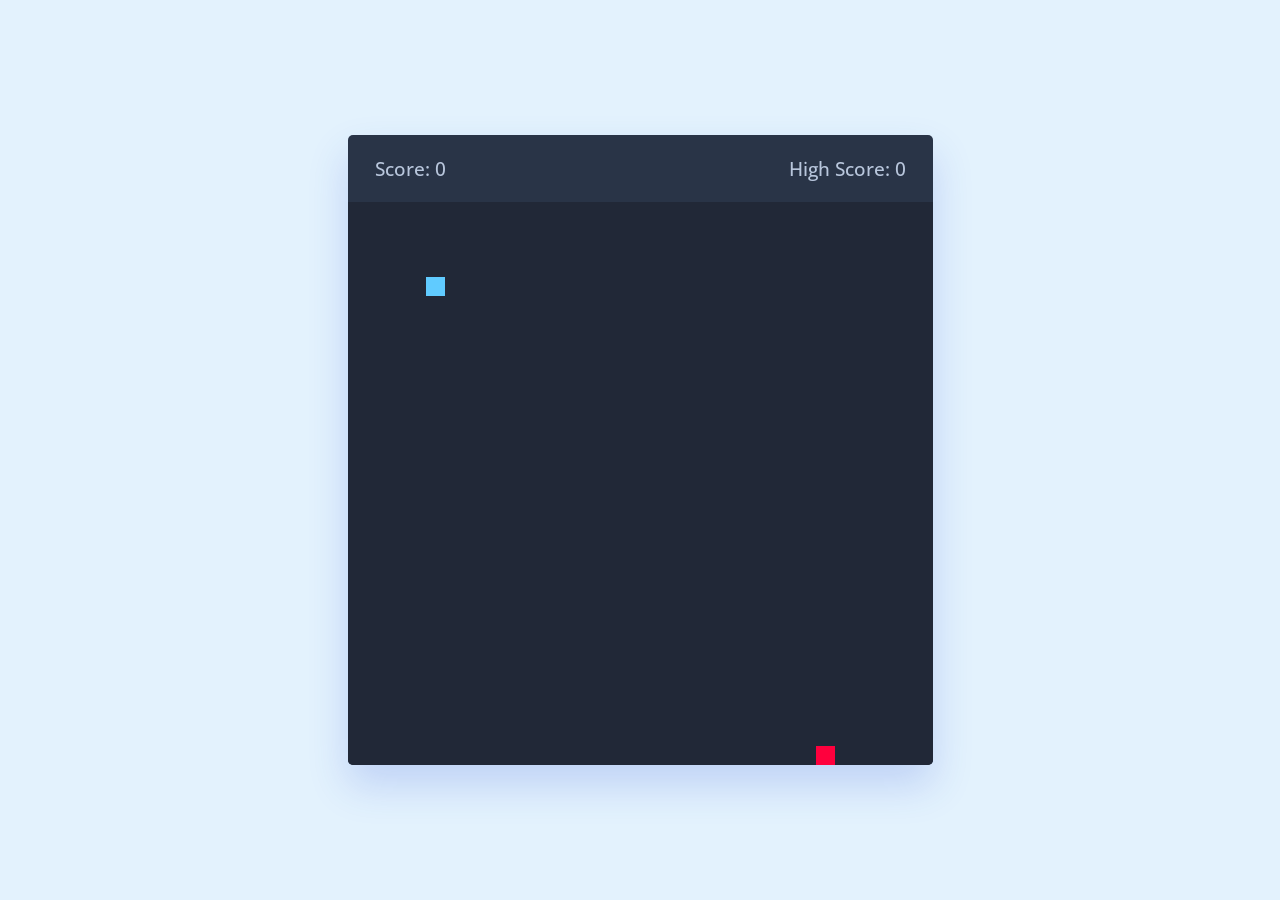
<file: game/14-Snake-Game/index.html>
<!doctype html>
<html lang="en" dir="ltr">
  <head>
    <meta charset="utf-8">
    <title>Talha - Snake Game</title>

    <!-- 👇🏻👇🏻👇🏻👇🏻👇🏻👇🏻👇🏻👇🏻👇🏻👇🏻👇🏻👇🏻👇🏻👇🏻👇🏻👇🏻👇🏻👇🏻👇🏻👇🏻👇🏻👇🏻👇🏻👇🏻👇🏻👇🏻👇🏻👇🏻👇🏻👇🏻👇🏻👇🏻👇🏻👇🏻👇🏻👇🏻👇🏻👇🏻👇🏻👇🏻👇🏻👇🏻👇🏻-->
    <!-- Also uploaded the demo of this code in a gif : https://c.tenor.com/x8v1oNUOmg4AAAAd/tenor.gif-->
    <!-- 👆🏻👆🏻👆🏻👆🏻👆🏻👆🏻👆🏻👆🏻👆🏻👆🏻👆🏻👆🏻👆🏻👆🏻👆🏻👆🏻👆🏻👆🏻👆🏻👆🏻👆🏻👆🏻👆🏻👆🏻👆🏻👆🏻👆🏻👆🏻👆🏻👆🏻👆🏻👆🏻👆🏻👆🏻👆🏻👆🏻👆🏻👆🏻👆🏻👆🏻👆🏻👆🏻👆🏻-->

    <!-- 👇🏻👇🏻👇🏻👇🏻👇🏻👇🏻👇🏻👇🏻👇🏻👇🏻👇🏻👇🏻👇🏻👇🏻👇🏻👇🏻👇🏻👇🏻👇🏻👇🏻👇🏻👇🏻👇🏻👇🏻👇🏻👇🏻👇🏻👇🏻👇🏻👇🏻👇🏻👇🏻👇🏻👇🏻👇🏻👇🏻👇🏻👇🏻👇🏻👇🏻👇🏻👇🏻👇🏻-->
    <!-- More html-css-js Games Calculators Games Cards Elements Projects on https://www.github.com/he-is-talha --> 
    <!-- 👆🏻👆🏻👆🏻👆🏻👆🏻👆🏻👆🏻👆🏻👆🏻👆🏻👆🏻👆🏻👆🏻👆🏻👆🏻👆🏻👆🏻👆🏻👆🏻👆🏻👆🏻👆🏻👆🏻👆🏻👆🏻👆🏻👆🏻👆🏻👆🏻👆🏻👆🏻👆🏻👆🏻👆🏻👆🏻👆🏻👆🏻👆🏻👆🏻👆🏻👆🏻👆🏻👆🏻-->

    <link rel="icon" href="https://i.ibb.co/M6KTWnf/pic.jpg">

    <link rel="stylesheet" href="style.css">
    <meta name="viewport" content="width=device-width, initial-scale=1.0">
    <link rel="stylesheet" href="https://cdnjs.cloudflare.com/ajax/libs/font-awesome/6.3.0/css/all.min.css">
    <script src="script.js" defer></script>
  </head>
  <body>
 
    <div class="wrapper">
      <div class="game-details">
        <span class="score">Score: 0</span>
        <span class="high-score">High Score: 0</span>
      </div>
      <div class="play-board"></div>
      <div class="controls">
        <i data-key="ArrowLeft" class="fa-solid fa-arrow-left-long"></i>
        <i data-key="ArrowUp" class="fa-solid fa-arrow-up-long"></i>
        <i data-key="ArrowRight" class="fa-solid fa-arrow-right-long"></i>
        <i data-key="ArrowDown" class="fa-solid fa-arrow-down-long"></i>
      </div>
    </div>

  
</body></html>
</file>
<file: game/01-Candy-Crush-Game/style.css>
/* General Styling */
body {
  background-image: url('https://raw.githubusercontent.com/arpit456jain/Amazing-Js-Projects/master/Candy%20Crush/utils/bg.png');
  display: flex;
  justify-content: center;
  align-items: center;
  min-height: 100vh;
  font-family: 'Montserrat', sans-serif;
  color: #85796b;
}

.grid {
  display: flex;
  flex-wrap: wrap;
  height: 560px;
  width: 560px;
  background-color: rgba(109, 127, 151, 0.5);
  padding: 5px;
  border-radius: 10px;
  box-shadow: 0 2px 4px rgba(0, 0, 0, 0.5) inset, 0 1px 0 #fff;
  margin-left: 80px;
  margin-top: 50px;
}

.grid div {
  height: 70px;
  width: 70px;
  background-size: cover;
  background-position: center;
  border-radius: 5px;
  transition: transform 0.2s ease; /* Smooth animation for interactions */
}

/* Hover effect for interactivity */
.grid div:hover {
    transform: scale(1.05); /* Slightly enlarge on hover */
}

/* Scoreboard Styling */
.scoreBoard {
  background-color: cyan;
  border-radius: 20px;
  margin-top: 200px;
  margin-left: 200px;
  width: auto;
  height: 120px;
  padding: 20px;
  display: flex;
  flex-direction: column;
  justify-content: space-between;
  align-items: center;
  text-align: center;
  color: #85796b;
}

h3, h1 {
  font-family: 'Montserrat', sans-serif;
  text-transform: uppercase;
  margin: 0;
}

h1 {
  margin-top: -10px;
}

.grid div:hover {
    transform: scale(1.05); /* Slightly enlarge on hover */
}

/* Mode Selection Styling */
#modeSelection {
  display: flex;
  flex-direction: column;
  align-items: center;
  justify-content: center;
  height: 100vh;
  background-color: #f0f0f0;
  font-family: 'Montserrat', sans-serif;
  position: absolute;
  top: 0;
  left: 0;
  width: 100%;
  z-index: 10;
}

#modeSelection h2 {
  margin-bottom: 20px;
  color: #333;
}

#modeSelection button {
  margin: 10px;
  padding: 10px 20px;
  font-size: 16px;
  cursor: pointer;
  background-color: #87ceeb;
  border: none;
  border-radius: 5px;
  color: white;
}

/* Timer and Change Mode Button */
#timer {
  font-size: 18px;
  margin-top: 10px;
}

#changeMode {
  margin-top: 10px;
  padding: 5px 10px;
  background-color: #ff6347;
  color: white;
  border: none;
  border-radius: 5px;
  cursor: pointer;
}

/* Initially Hide Game Elements */
.grid, .scoreBoard {
  display: none;
}
</file>
<file: game/03-Speed-Typing-Game/style.css>
@import url(https://fonts.googleapis.com/css?family=Gotu);
*,
*::before,
*::after {
  margin: 0;
  padding: 0;
  box-sizing: border-box;
  font-family: "Gotu", sans-serif;
  font-weight: normal;
  font-size: 18px;
}

body {
  width: 100vw;
  height: 100vh;
  background: #fff;
  color: #414244;
}

main {
  display: grid;
  grid-template-rows: repeat(2, 1fr);
  width: 100%;
  height: 100%;
  padding: 3rem;
}

.quote-display {
  position: relative;
  grid-row: 1/2;
  align-self: end;
}
.quote-display span {
  font-size: 2.25rem;
  font-weight: 800;
  line-height: 1.4;
  letter-spacing: 0.1rem;
}
.quote-display::before {
  content: open-quote;
  position: absolute;
  top: -5rem;
  left: -2rem;
  z-index: -1;
  font-size: 10rem;
  color: #d7d7d8;
}

.typing {
  position: relative;
  grid-row: 2/-1;
  display: grid;
  grid-template-columns: 33% auto 2rem auto 2rem;
  align-items: start;
  width: 100%;
  height: 100%;
}
.typing:hover hr {
  width: 75%;
}

hr {
  grid-column: 1/-1;
  margin-top: 1rem;
  border: 0.25rem solid #4fb578;
  width: 25%;
  transition: width 300ms ease-in-out;
  outline: 0;
}

.score {
  position: relative;
  grid-column: 3/-2;
  display: flex;
  justify-content: space-between;
  z-index: 2;
  width: 100%;
  margin-top: -1.375rem;
  margin-bottom: -1rem;
  background: #fff;
  padding: 0.25rem 2rem;
  box-shadow: 0 3px 6px rgba(52, 31, 97, 0.16), 0 3px 6px rgba(52, 31, 97, 0.23);
}

.quote-input {
  grid-column: 2/-1;
  height: calc(50vh - 4rem);
  width: 100%;
  padding: 0 1rem;
  padding-top: 2rem;
  background: #fff;
  border: 0;
  border-radius: 0.2rem;
  resize: none;
  outline: none;
  transition: border 300ms ease-in-out;
}
.quote-input::placeholder {
  color: #d7d7d8;
  transition: color 300ms ease-in-out;
}
.quote-input:hover::placeholder {
  color: #4fb578;
}

.right {
  color: #4fb578;
}

.wrong {
  color: #b55648;
  text-decoration: line-through;
}

.halp {
  position: relative;
  border-color: #b55648;
  animation: glitch 300ms;
}

@keyframes glitch {
  0% {
    transform: translateY(-2%);
    border-color: #414244;
    box-shadow: -1.5px 2.5px #4fa5b5;
  }
  15% {
    transform: translateY(5%);
    box-shadow: 2px -1px #d87dbb;
  }
  45% {
    border-color: #d7d7d8;
    box-shadow: 0.5px -2px #d7d7d8;
  }
  85% {
    border-color: #b55648;
    box-shadow: 1px -1.5px #d87dbb;
  }
  100% {
    transform: translateX(-1%);
    box-shadow: -0.5px 0.5px #4fa5b5;
  }
}
</file>
<file: game/04-Breakout-Game/style.css>
@import url("https://fonts.googleapis.com/css2?family=Balsamiq+Sans:wght@400;700&display=swap");

:root {
  --background-color: #7f7fd5;
  --background-secondary-color: #91eae4;
  --canvas-color: #f0f0f0;
  --text-color: rgba(255, 255, 255, 0.87);
  --sidebar-color: #343457;
  --button-color: #86a8e7;
  --hover-color: #7db3e3;
}

* {
  box-sizing: border-box;
}

body {
  background-color: var(--background-color);
  background: linear-gradient(
    to right,
    var(--background-color),
    var(--button-color),
    var(--background-secondary-color)
  );
  font-family: "Balsamiq Sans", cursive;
  display: flex;
  flex-direction: column;
  align-items: center;
  justify-content: center;
  min-height: 100vh;
  margin: 0;
}

h1 {
  font-size: 2.75rem;
  color: var(--text-color);
}

canvas {
  background-color: var(--canvas-color);
  display: block;
  border-radius: 5px;
  width: 800px;
  max-width: 96%;
}

.btn {
  cursor: pointer;
  border: 0;
  padding: 0.625rem 1.25rem;
  background-color: var(--button-color);
  color: var(--text-color);
  border-radius: 5px;
  font-family: inherit;
  font-size: 1rem;
}

.btn:focus {
  outline: 0;
}

.btn:hover {
  background-color: var(--hover-color);
}

.btn:active {
  transform: scale(0.98);
}

.rules-btn {
  position: absolute;
  top: 1.875rem;
  left: 1.875rem;
}

.rules {
  position: absolute;
  top: 0;
  left: 0;
  background-color: var(--sidebar-color);
  color: var(--text-color);
  min-height: 100vh;
  width: 400px;
  padding: 3rem;
  line-height: 1.5;
  transform: translateX(-400px);
  transition: transform 1s ease-in-out;
}

.rules.show {
  transform: translateX(0);
}
</file>
<file: game/05-Minesweeper-Game/style.css>
body {
  font-family: Arial, Helvetica, sans-serif;
  font-weight: bold;
  text-align: center;
}

#board {
  width: 400px;
  height: 400px;
  border: 10px solid darkgray;
  background-color: lightgray;

  margin: 0 auto;
  display: flex;
  flex-wrap: wrap;
}

#board div {
  width: 48px;
  height: 48px;
  border: 1px solid whitesmoke;

  /* text */
  font-size: 30px;
  display: flex;
  justify-content: center;
  align-items: center;
}

.tile-clicked {
  background-color: darkgrey;
}

.x1 {
  color: blue;
}

.x2 {
  color: green;
}

.x3 {
  color: red;
}

.x4 {
  color: navy;
}

.x5 {
  color: brown;
}

.x6 {
  color: teal;
}

.x7 {
  color: black;
}

.x8 {
  color: gray;
}

#flag-button {
  width: 100px;
  height: 50px;
  font-size: 30px;
  background-color: lightgray;
  border: none;
}
</file>
<file: game/07-Ping-Pong-Game/style.css>
.container {
  display: flex;
  flex-direction: column;
  align-items: center;
  justify-content: center;
}

.button {
  display: flex;
  justify-content: center;
  margin-top: 15px;
}

.btn {
  background-color: #4caf50;
  border: none;
  color: white;
  padding: 10px 20px;
  text-align: center;
  text-decoration: none;
  display: inline-block;
  font-size: 16px;
  margin: 10px;
  cursor: pointer;
  border-radius: 5px;
}

.btn:hover {
  background-color: #3e8e41;
}

.control {
  text-align: center;
}

canvas {
  background: #000;
}
</file>
<file: game/08-Tetris-Game/style.css>
body {
  overflow: hidden;
  background: #d7d7d7;
}
#tetris {
  width: 360px;
  border: 1px solid black;
  padding: 20px;
}
#canvas {
  width: 200px;
  height: 440px;
  background-color: #000;
  position: relative;
  color: #fff;
}
#canvas h1 {
  margin: 0;
  padding: 0;
  text-align: center;
  font-size: 30px;
  padding-top: 200px;
}
.piece {
  border: 1px solid white;
  position: absolute;
}

#start {
  animation: blink 0.7s steps(2, start) infinite;
  background: #e1ff5f;
  border-radius: 2px;
  color: #202020;
  cursor: pointer;
  font-size: 28px;
}

@keyframes blink {
  to {
    outline: #e1ff5f solid 1px;
  }
}

.red {
  color: #f00000;
}

.square {
  position: absolute;
  width: 19px;
  height: 19px;
  border: 1px solid white;
}
.type0 {
  background-color: #a000f0;
}
.type1 {
  background-color: #00f0f0;
}
.type2 {
  background-color: #f0a000;
}
.type3 {
  background-color: #0000f0;
}
.type4 {
  background-color: #00f000;
}
.type5 {
  background-color: #f00000;
}
.type6 {
  background-color: #f0f000;
}
#next_shape {
  position: relative;
  background-color: #000;
  border: 1px solid white;
  width: 110px;
  height: 110px;
}
#info {
  background-color: #000;
  color: #fff;
  float: right;
  width: 110px;
  height: 420px;
  padding: 10px;
}
</file>
<file: game/09-Tilting-Maze-Game/style.css>
body {
  --background-color: #ede6e3;
  --wall-color: #36382e;
  --joystick-color: #210124;
  --joystick-head-color: #f06449;
  --ball-color: #f06449;
  --end-color: #7d82b8;
  --text-color: #210124;

  font-family: "Segoe UI", Tahoma, Geneva, Verdana, sans-serif;
  background-color: var(--background-color);
}

html,
body {
  height: 100%;
  margin: 0;
}

#center {
  display: flex;
  align-items: center;
  justify-content: center;
  height: 100%;
}

#game {
  display: grid;
  grid-template-columns: auto 150px;
  grid-template-rows: 1fr auto 1fr;
  gap: 30px;
  perspective: 600px;
}

#maze {
  position: relative;
  grid-row: 1 / -1;
  grid-column: 1;
  width: 350px;
  height: 315px;
  display: flex;
  justify-content: center;
  align-items: center;
}

#end {
  width: 65px;
  height: 65px;
  border: 5px dashed var(--end-color);
  border-radius: 50%;
}

#joystick {
  position: relative;
  background-color: var(--joystick-color);
  border-radius: 50%;
  width: 50px;
  height: 50px;
  display: flex;
  align-items: center;
  justify-content: center;
  margin: 10px 50px;
  grid-row: 2;
}

#joystick-head {
  position: relative;
  background-color: var(--joystick-head-color);
  border-radius: 50%;
  width: 20px;
  height: 20px;
  cursor: grab;

  animation-name: glow;
  animation-duration: 0.6s;
  animation-iteration-count: infinite;
  animation-direction: alternate;
  animation-timing-function: ease-in-out;
  animation-delay: 4s;
}

@keyframes glow {
  0% {
    transform: scale(1);
  }
  100% {
    transform: scale(1.2);
  }
}

.joystick-arrow:nth-of-type(1) {
  position: absolute;
  bottom: 55px;

  width: 0;
  height: 0;
  border-left: 10px solid transparent;
  border-right: 10px solid transparent;

  border-bottom: 10px solid var(--joystick-color);
}

.joystick-arrow:nth-of-type(2) {
  position: absolute;
  top: 55px;

  width: 0;
  height: 0;
  border-left: 10px solid transparent;
  border-right: 10px solid transparent;

  border-top: 10px solid var(--joystick-color);
}

.joystick-arrow:nth-of-type(3) {
  position: absolute;
  left: 55px;

  width: 0;
  height: 0;
  border-top: 10px solid transparent;
  border-bottom: 10px solid transparent;

  border-left: 10px solid var(--joystick-color);
}

.joystick-arrow:nth-of-type(4) {
  position: absolute;
  right: 55px;

  width: 0;
  height: 0;
  border-top: 10px solid transparent;
  border-bottom: 10px solid transparent;

  border-right: 10px solid var(--joystick-color);
}

#note {
  grid-row: 3;
  grid-column: 2;
  text-align: center;
  font-size: 0.8em;
  color: var(--text-color);
  transition: opacity 2s;
}

a:visited {
  color: inherit;
}

.ball {
  position: absolute;
  margin-top: -5px;
  margin-left: -5px;
  border-radius: 50%;
  background-color: var(--ball-color);
  width: 10px;
  height: 10px;
}

.wall {
  position: absolute;
  background-color: var(--wall-color);
  transform-origin: top center;
  margin-left: -5px;
}

.wall::before,
.wall::after {
  display: block;
  content: "";
  width: 10px;
  height: 10px;
  background-color: inherit;
  border-radius: 50%;
  position: absolute;
}

.wall::before {
  top: -5px;
}

.wall::after {
  bottom: -5px;
}

.black-hole {
  position: absolute;
  margin-top: -9px;
  margin-left: -9px;
  border-radius: 50%;
  background-color: black;
  width: 18px;
  height: 18px;
}
</file>
<file: game/10-Memory-Card-Game/style.css>
/* Import Google Font - Poppins */
@import url('https://fonts.googleapis.com/css2?family=Poppins:wght@400;500;600;700&display=swap');
*{
  margin: 0;
  padding: 0;
  box-sizing: border-box;
  font-family: 'Poppins', sans-serif;
}
body{
  display: flex;
  align-items: center;
  justify-content: center;
  min-height: 100vh;
  background: #6563FF;
}
.wrapper{
  padding: 25px;
  border-radius: 10px;
  background: #F8F8F8;
  box-shadow: 0 10px 30px rgba(0,0,0,0.1);
}
.cards, .card, .view{
  display: flex;
  align-items: center;
  justify-content: center;
}
.cards{
  height: 400px;
  width: 400px;
  flex-wrap: wrap;
  justify-content: space-between;
}
.cards .card{
  cursor: pointer;
  list-style: none;
  user-select: none;
  position: relative;
  perspective: 1000px;
  transform-style: preserve-3d;
  height: calc(100% / 4 - 10px);
  width: calc(100% / 4 - 10px);
}
.card.shake{
  animation: shake 0.35s ease-in-out;
}
@keyframes shake {
  0%, 100%{
    transform: translateX(0);
  }
  20%{
    transform: translateX(-13px);
  }
  40%{
    transform: translateX(13px);
  }
  60%{
    transform: translateX(-8px);
  }
  80%{
    transform: translateX(8px);
  }
}
.card .view{
  width: 100%;
  height: 100%;
  position: absolute;
  border-radius: 7px;
  background: #fff;
  pointer-events: none;
  backface-visibility: hidden;
  box-shadow: 0 3px 10px rgba(0,0,0,0.1);
  transition: transform 0.25s linear;
}
.card .front-view img{
  width: 19px;
}
.card .back-view img{
  max-width: 45px;
}
.card .back-view{
  transform: rotateY(-180deg);
}
.card.flip .back-view{
  transform: rotateY(0);
}
.card.flip .front-view{
  transform: rotateY(180deg);
}

@media screen and (max-width: 700px) {
  .cards{
    height: 350px;
    width: 350px;
  }
  .card .front-view img{
    width: 17px;
  }
  .card .back-view img{
    max-width: 40px;
  }
}

@media screen and (max-width: 530px) {
  .cards{
    height: 300px;
    width: 300px;
  }
  .card .front-view img{
    width: 15px;
  }
  .card .back-view img{
    max-width: 35px;
  }
}
</file>
<file: game/11-Rock-Paper-Scissors/style.css>
@import url("https://fonts.googleapis.com/css2?family=Poppins:wght@100;200;300;400;500;600;700;800;900&display=swap");

* {
  margin: 0;
  padding: 0;
  box-sizing: border-box;
  font-family: "Poppins", sans-serif;
}

body,
.container,
.choices,
.both-choices,
.points {
  display: flex;
  justify-content: center;
  align-items: center;
}

body {
  background-color: black;
  color: white;
  height: 100vh;
}

.container {
  flex-direction: column;
  gap: 20px;
}

.choices {
  gap: 20px;
  width: 400px;
}

.choices img {
  width: 100px;
  height: 100px;
  cursor: pointer;
  border-radius: 50%;
}

.choices img:active {
  transform: scale(0.95);
}

.both-choices h3:nth-child(1) {
  margin-right: 20px;
}

.both-choices span {
  font-weight: 500;
  color: yellow;
}

.result {
  font-size: 28px;
  color: yellow;
}

.points h3:nth-child(1) {
  margin-right: 15px;
}

.points span {
  font-weight: 500;
  color: yellow;
}
</file>
<file: game/12-Type-Number-Guessing-Game/style.css>
@import url("https://fonts.googleapis.com/css2?family=Poppins:wght@100;200;300;400;500;600;700;800;900&display=swap");

* {
  margin: 0;
  padding: 0;
  box-sizing: border-box;
  font-family: "Poppins", sans-serif;
}

body {
  display: flex;
  align-items: center;
  justify-content: center;
  flex-direction: column;
  min-height: 100vh;
  background: #db3069;
}

h1 {
  font-size: 24px;
  margin-bottom: 20px;
  padding: 10px 50px;
  color: #1446a0;
  background-color: white;
  border-radius: 50px;
}

.container {
  text-align: center;
  padding: 25px;
  background: white;
  border-radius: 20px;
  box-shadow: 0 0 20px rgba(0, 0, 0, 0.2);
}
.container h2 {
  font-size: 20px;
  color: #1446a0;
  font-weight: 500;
}

.container .guess {
  color: #1446a0;
  font-size: 18px;
  margin: 10px 0;
}

.container .chances {
  color: black;
  font-size: 16px;
  margin-top: 5px;
}

.container input {
  font-size: 20px;
  padding: 0 20px;
  text-align: center;
  width: 100%;
  height: 50px;
  margin: 10px 0;
  border: 3px solid #1446a0;
  border-radius: 5px;
}

input:disabled {
  cursor: not-allowed;
}

/* To remove the controls in the input field */
/* Chrome, Safari, Edge, Opera */
input::-webkit-outer-spin-button,
input::-webkit-inner-spin-button {
  -webkit-appearance: none;
  margin: 0;
}
/* Firefox */
input[type="number"] {
  -moz-appearance: textfield;
}

.checkBtn {
  font-size: 18px;
  margin: 10px 0;
  padding: 10px 40px;
  color: white;
  background: #1446a0;
  border: none;
  border-radius: 5px;
  cursor: pointer;
}

.checkBtn:active {
  transform: scale(0.95);
}
</file>
<file: game/13-Tic-Tac-Toe/style.css>
@import url("https://fonts.googleapis.com/css2?family=Poppins:wght@100;200;300;400;500;600;700;800;900&display=swap");

* {
  margin: 0;
  padding: 0;
  box-sizing: border-box;
  border: none;
  font-family: "Poppins", sans-serif;
}

body {
  width: 100vw;
  height: 100vh;
  background-color: lightslategray;
  color: white;
  display: flex;
  justify-content: center;
  align-items: center;
  flex-direction: column;
}

h1 {
  color: white;
  font-size: 32px;
  padding: 5px 50px;
  background-color: black;
  border-radius: 50px;
  margin-bottom: 20px;
  text-transform: uppercase;
  letter-spacing: 3px;
  word-spacing: 3px;
}

.container {
  display: grid;
  grid-template-columns: repeat(3, auto);
  border: 2px solid black;
}

.box {
  width: 120px;
  height: 120px;
  border: 2px solid black;
  display: flex;
  justify-content: center;
  align-items: center;
  cursor: pointer;
  font-size: 25px;
}

.box img {
  width: 75px;
}

.status {
  margin: 20px 0;
  padding: 10px 40px;
  border-radius: 50px;
  font-size: 20px;
  font-weight: 500;
  background-color: white;
  color: black;
}

button {
  padding: 10px 20px;
  font-size: 20px;
  font-weight: 500;
  color: white;
  background-color: black;
  border-radius: 5px;
  cursor: pointer;
}

button:active {
  transform: scale(0.9);
}

.win {
  animation: winAnim ease-in-out 1s infinite;
}

@keyframes winAnim {
  0% {
    background-color: green;
  }
  100% {
    background-color: lightgreen;
  }
}
</file>
<file: game/14-Snake-Game/style.css>
/* Import Google font */
@import url('https://fonts.googleapis.com/css2?family=Open+Sans:wght@400;500;600;700&display=swap');
* {
  margin: 0;
  padding: 0;
  box-sizing: border-box;
  font-family: 'Open Sans', sans-serif;
}
body {
  display: flex;
  align-items: center;
  justify-content: center;
  min-height: 100vh;
  background: #E3F2FD;
}
.wrapper {
  width: 65vmin;
  height: 70vmin;
  display: flex;
  overflow: hidden;
  flex-direction: column;
  justify-content: center;
  border-radius: 5px;
  background: #293447;
  box-shadow: 0 20px 40px rgba(52, 87, 220, 0.2);
}
.game-details {
  color: #B8C6DC;
  font-weight: 500;
  font-size: 1.2rem;
  padding: 20px 27px;
  display: flex;
  justify-content: space-between;
}
.play-board {
  height: 100%;
  width: 100%;
  display: grid;
  background: #212837;
  grid-template: repeat(30, 1fr) / repeat(30, 1fr);
}
.play-board .food {
  background: #FF003D;
}
.play-board .head {
  background: #60CBFF;
}

.controls {
  display: none;
  justify-content: space-between;
}
.controls i {
  padding: 25px 0;
  text-align: center;
  font-size: 1.3rem;
  color: #B8C6DC;
  width: calc(100% / 4);
  cursor: pointer;
  border-right: 1px solid #171B26;
}

@media screen and (max-width: 800px) {
  .wrapper {
    width: 90vmin;
    height: 115vmin;
  }
  .game-details {
    font-size: 1rem;
    padding: 15px 27px;
  }
  .controls {
    display: flex;
  }
  .controls i {
    padding: 15px 0;
    font-size: 1rem;
  }
}
</file>
